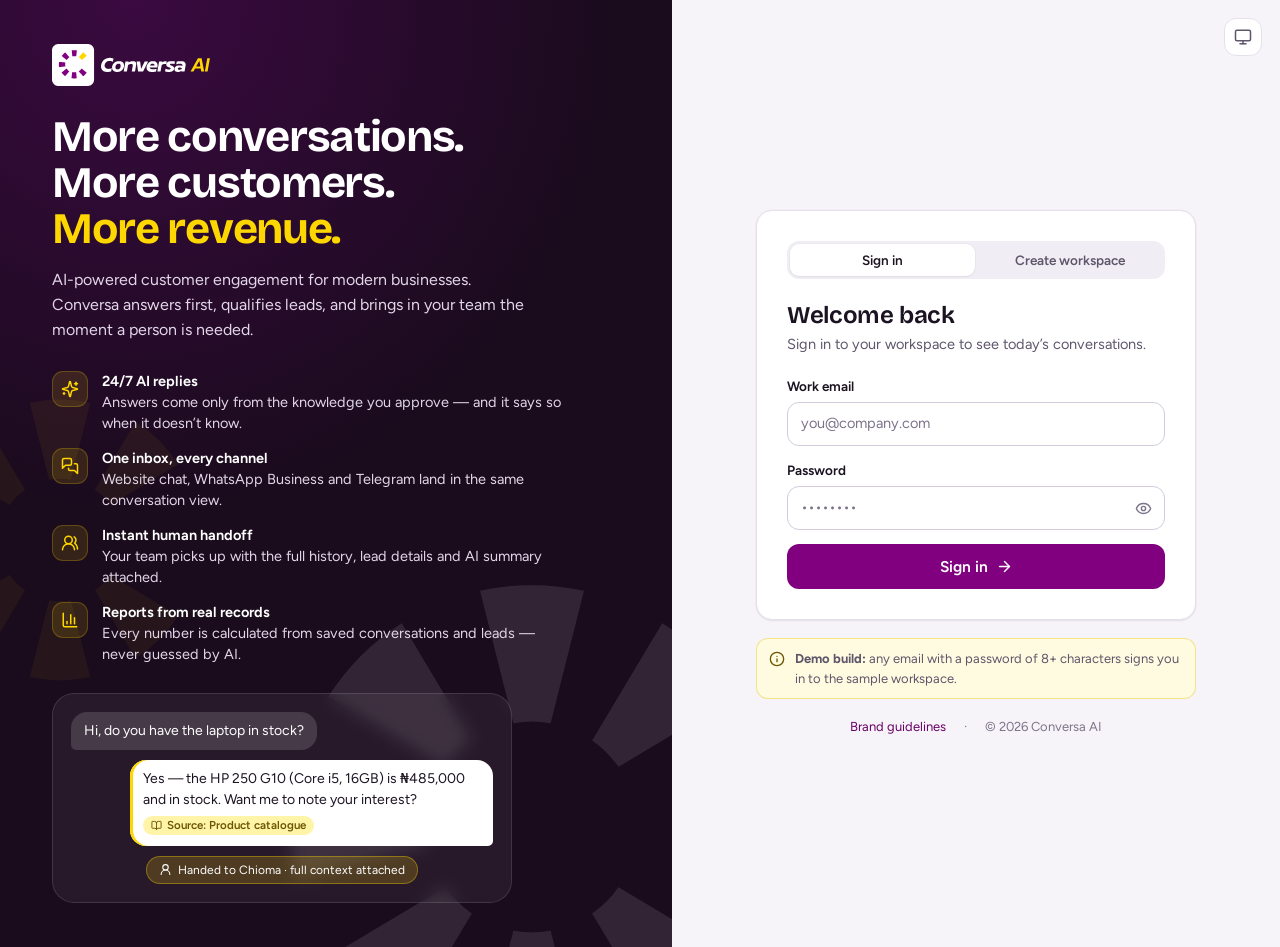
<file: index.html>
<!doctype html>
<html lang="en">
  <head>
    <script src="/demo-bridge.js"></script>

    <meta charset="UTF-8" />
    <meta name="viewport" content="width=device-width, initial-scale=1" />
    <meta name="theme-color" content="#81007F" />
    <title>Conversa AI — customer conversations that convert</title>
    <meta name="description" content="Conversa AI answers customer questions on WhatsApp and your website, qualifies leads, and hands over to your team when it matters." />
    <link rel="icon" type="image/svg+xml" href="/favicon.svg" />
    <link rel="apple-touch-icon" href="/apple-touch-icon.png" />
    <script>try{var t=localStorage.getItem('conversa-theme');if(t==='dark'||(t!=='light'&&matchMedia('(prefers-color-scheme: dark)').matches))document.documentElement.dataset.theme='dark'}catch(e){}</script>
    <script type="module" crossorigin src="/assets/index-BsIZYzfA.js"></script>
    <link rel="stylesheet" crossorigin href="/assets/index-Cfg330Ka.css">
  </head>
  <body><div id="root"></div></body>
</html>
</file>
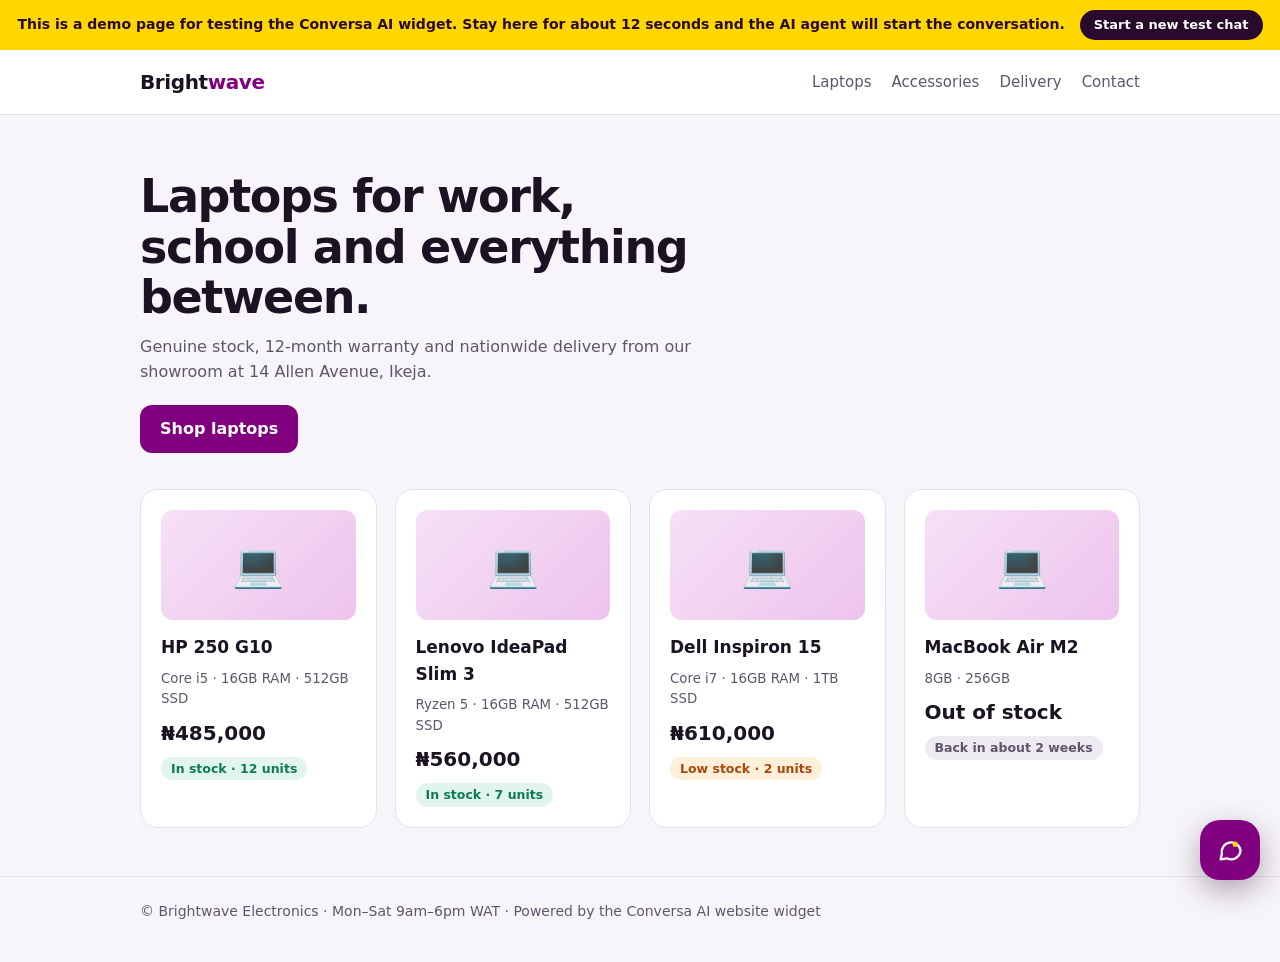
<file: widget-demo.html>
<!doctype html>
<html lang="en">
<head>
<meta charset="utf-8">
<meta name="viewport" content="width=device-width, initial-scale=1">
<title>Brightwave Electronics — Laptops (widget demo)</title>
<script>if(!location.search)history.replaceState(null,'','?page=/laptops');</script>
<style>
  :root{--ink:#1b1322;--mute:#5e566b;--line:#e6e0ec;--bg:#f7f5f9;--brand:#81007f}
  *{box-sizing:border-box}
  body{margin:0;font:16px/1.55 system-ui,-apple-system,"Segoe UI",Roboto,sans-serif;color:var(--ink);background:var(--bg)}
  .demo{background:#fed700;color:#2a0a2c;text-align:center;padding:10px 16px;font-weight:600;font-size:14px}
  header{background:#fff;border-bottom:1px solid var(--line)}
  .wrap{max-width:1040px;margin:0 auto;padding:0 20px}
  .bar{display:flex;align-items:center;gap:24px;height:64px}
  .logo{font-weight:800;font-size:20px;letter-spacing:-.02em}.logo b{color:var(--brand)}
  nav{display:flex;gap:20px;margin-left:auto;font-size:15px;color:var(--mute)}
  .hero{padding:56px 0 36px}
  .hero h1{font-size:clamp(30px,5vw,46px);line-height:1.1;margin:0 0 12px;letter-spacing:-.03em;max-width:18ch}
  .hero p{color:var(--mute);max-width:56ch;margin:0 0 20px}
  .btn{display:inline-block;background:var(--brand);color:#fff;padding:12px 20px;border-radius:12px;font-weight:600;text-decoration:none}
  .grid{display:grid;grid-template-columns:repeat(auto-fill,minmax(230px,1fr));gap:18px;padding-bottom:48px}
  .card{background:#fff;border:1px solid var(--line);border-radius:18px;padding:20px;display:flex;flex-direction:column;gap:8px}
  .shot{height:110px;border-radius:12px;background:linear-gradient(135deg,#f6e1f6,#edc3ed);display:grid;place-items:center;font-size:42px}
  .card h3{margin:6px 0 0;font-size:17px}.card small{color:var(--mute)}
  .price{font-size:20px;font-weight:700}
  .tag{align-self:flex-start;font-size:12.5px;font-weight:600;padding:2px 10px;border-radius:99px;background:#e2f5ec;color:#0f7b55}
  .tag.low{background:#fdefd9;color:#a8480a}.tag.out{background:#eeeaf1;color:#5e566b}
  footer{border-top:1px solid var(--line);padding:24px 0 40px;color:var(--mute);font-size:14px}
  .demo button{margin-left:10px;background:#2a0a2c;color:#fff;border:0;border-radius:999px;padding:5px 14px;font:inherit;font-size:13px;cursor:pointer}.demo button:hover{background:#4a1a4d}
</style>
</head>
<body>
<div class="demo">This is a demo page for testing the Conversa AI widget. Stay here for about 12 seconds and the AI agent will start the conversation. <button id="newchat" type="button">Start a new test chat</button></div>
<header><div class="wrap bar"><div class="logo">Bright<b>wave</b></div><nav><span>Laptops</span><span>Accessories</span><span>Delivery</span><span>Contact</span></nav></div></header>
<main class="wrap">
  <section class="hero">
    <h1>Laptops for work, school and everything between.</h1>
    <p>Genuine stock, 12-month warranty and nationwide delivery from our showroom at 14 Allen Avenue, Ikeja.</p>
    <a class="btn" href="#laptops">Shop laptops</a>
  </section>
  <section class="grid" id="laptops" aria-label="Laptops">
    <article class="card"><div class="shot" aria-hidden="true">💻</div><h3>HP 250 G10</h3><small>Core i5 · 16GB RAM · 512GB SSD</small><div class="price">₦485,000</div><span class="tag">In stock · 12 units</span></article>
    <article class="card"><div class="shot" aria-hidden="true">💻</div><h3>Lenovo IdeaPad Slim 3</h3><small>Ryzen 5 · 16GB RAM · 512GB SSD</small><div class="price">₦560,000</div><span class="tag">In stock · 7 units</span></article>
    <article class="card"><div class="shot" aria-hidden="true">💻</div><h3>Dell Inspiron 15</h3><small>Core i7 · 16GB RAM · 1TB SSD</small><div class="price">₦610,000</div><span class="tag low">Low stock · 2 units</span></article>
    <article class="card"><div class="shot" aria-hidden="true">💻</div><h3>MacBook Air M2</h3><small>8GB · 256GB</small><div class="price">Out of stock</div><span class="tag out">Back in about 2 weeks</span></article>
  </section>
</main>
<footer><div class="wrap">© Brightwave Electronics · Mon–Sat 9am–6pm WAT · Powered by the Conversa AI website widget</div></footer>
<script src="/demo-bridge.js"></script>
<script>document.addEventListener('DOMContentLoaded',function(){var b=document.getElementById('newchat');if(b)b.onclick=function(){try{Object.keys(localStorage).filter(function(k){return k.indexOf('conversa_vid_')===0}).forEach(function(k){localStorage.removeItem(k)});Object.keys(sessionStorage).filter(function(k){return k.indexOf('conversa_pro_')===0}).forEach(function(k){sessionStorage.removeItem(k)})}catch(e){}location.reload()}})</script>
<script src="/widget.js" data-key="pk_bw_7f3a91c2" async></script>
</body>
</html>
</file>
<file: assets/index-Cfg330Ka.css>
@font-face{font-family:Bricolage Grotesque Variable;font-style:normal;font-display:swap;font-weight:200 800;src:url(/assets/bricolage-grotesque-vietnamese-wght-normal-BUzh504Q.woff2) format("woff2-variations");unicode-range:U+0102-0103,U+0110-0111,U+0128-0129,U+0168-0169,U+01A0-01A1,U+01AF-01B0,U+0300-0301,U+0303-0304,U+0308-0309,U+0323,U+0329,U+1EA0-1EF9,U+20AB}@font-face{font-family:Bricolage Grotesque Variable;font-style:normal;font-display:swap;font-weight:200 800;src:url(/assets/bricolage-grotesque-latin-ext-wght-normal-CcLUaPy7.woff2) format("woff2-variations");unicode-range:U+0100-02BA,U+02BD-02C5,U+02C7-02CC,U+02CE-02D7,U+02DD-02FF,U+0304,U+0308,U+0329,U+1D00-1DBF,U+1E00-1E9F,U+1EF2-1EFF,U+2020,U+20A0-20AB,U+20AD-20C0,U+2113,U+2C60-2C7F,U+A720-A7FF}@font-face{font-family:Bricolage Grotesque Variable;font-style:normal;font-display:swap;font-weight:200 800;src:url(/assets/bricolage-grotesque-latin-wght-normal-DLoelf7F.woff2) format("woff2-variations");unicode-range:U+0000-00FF,U+0131,U+0152-0153,U+02BB-02BC,U+02C6,U+02DA,U+02DC,U+0304,U+0308,U+0329,U+2000-206F,U+20AC,U+2122,U+2191,U+2193,U+2212,U+2215,U+FEFF,U+FFFD}@font-face{font-family:Figtree Variable;font-style:normal;font-display:swap;font-weight:300 900;src:url(/assets/figtree-latin-ext-wght-normal-DCwSJGxG.woff2) format("woff2-variations");unicode-range:U+0100-02BA,U+02BD-02C5,U+02C7-02CC,U+02CE-02D7,U+02DD-02FF,U+0304,U+0308,U+0329,U+1D00-1DBF,U+1E00-1E9F,U+1EF2-1EFF,U+2020,U+20A0-20AB,U+20AD-20C0,U+2113,U+2C60-2C7F,U+A720-A7FF}@font-face{font-family:Figtree Variable;font-style:normal;font-display:swap;font-weight:300 900;src:url(/assets/figtree-latin-wght-normal-D_ZTVpCC.woff2) format("woff2-variations");unicode-range:U+0000-00FF,U+0131,U+0152-0153,U+02BB-02BC,U+02C6,U+02DA,U+02DC,U+0304,U+0308,U+0329,U+2000-206F,U+20AC,U+2122,U+2191,U+2193,U+2212,U+2215,U+FEFF,U+FFFD}:root{--brand-50: #fbf2fb;--brand-100: #f6e1f6;--brand-200: #edc3ed;--brand-300: #de96dd;--brand-400: #c65ac4;--brand-500: #a31fa1;--brand-600: #81007f;--brand-700: #6a0068;--brand-800: #540052;--brand-900: #3e003d;--brand-950: #270026;--gold-50: #fffbe0;--gold-100: #fff4a8;--gold-200: #ffea6b;--gold-300: #ffdf33;--gold-400: #fed700;--gold-500: #e5bf00;--gold-600: #b89600;--gold-700: #8a7000;--gold-800: #5c4b00;--ink-0: #ffffff;--ink-25: #fbfafc;--ink-50: #f6f4f8;--ink-100: #eeeaf1;--ink-200: #e0dbe6;--ink-300: #c9c2d2;--ink-400: #a39baf;--ink-500: #7d748b;--ink-600: #5e566b;--ink-700: #463f52;--ink-800: #2e2838;--ink-900: #1b1322;--ink-950: #130c18;--bg: #f6f4f8;--surface: #ffffff;--surface-2: #faf8fb;--surface-3: #f1edf4;--surface-hover: #f6f1f8;--border: #e6e0ec;--border-strong: #d3cbdc;--text: #1b1322;--text-2: #5e566b;--text-3: #7d748b;--text-inverse: #ffffff;--primary: var(--brand-600);--primary-hover: var(--brand-700);--primary-press: var(--brand-800);--on-primary: #ffffff;--primary-soft: var(--brand-50);--primary-soft-2: var(--brand-100);--primary-text: var(--brand-700);--accent: var(--gold-400);--accent-soft: var(--gold-50);--on-accent: #2a0a2c;--accent-text: #6b5600;--rail: #1a0b1d;--rail-2: #28122d;--rail-3: #341a3a;--rail-text: #e2d6e8;--rail-dim: #a392ae;--rail-border: rgba(255, 255, 255, .08);--success: #0f7b55;--success-soft: #e2f5ec;--warning: #a8480a;--warning-soft: #fdefd9;--danger: #c2253f;--danger-soft: #fde8ec;--info: #2557d6;--info-soft: #e6edfd;--ch-whatsapp: #1b8f4c;--ch-whatsapp-soft: #e1f5e9;--ch-telegram: #1a86b8;--ch-telegram-soft: #e1f1f9;--ch-web: var(--brand-600);--ch-web-soft: var(--brand-50);--c1: #a526a3;--c2: #d99a00;--c3: #0690a8;--c4: #e0553f;--c5: #3a6bdb;--grid: #ece7f0;--axis: #8a8197;--font-display: "Bricolage Grotesque Variable", "Bricolage Grotesque", ui-sans-serif, system-ui, sans-serif;--font-ui: "Figtree Variable", "Figtree", ui-sans-serif, system-ui, -apple-system, "Segoe UI", Roboto, sans-serif;--r-xs: 6px;--r-sm: 9px;--r-md: 12px;--r-lg: 16px;--r-xl: 22px;--r-pill: 999px;--sh-1: 0 1px 2px rgba(38, 0, 38, .06), 0 0 0 1px rgba(38, 0, 38, .02);--sh-2: 0 8px 24px -8px rgba(38, 0, 38, .2);--sh-3: 0 28px 70px -16px rgba(38, 0, 38, .38);--focus: 0 0 0 3px rgba(129, 0, 127, .28);--ease: cubic-bezier(.2, .8, .2, 1);--rail-w: 252px;--topbar-h: 64px}:root[data-theme=dark]{color-scheme:dark;--bg: #130a16;--surface: #1c1122;--surface-2: #22152a;--surface-3: #2b1b34;--surface-hover: #2a1a33;--border: #35243f;--border-strong: #4a3556;--text: #f3edf6;--text-2: #c0b3ca;--text-3: #94869f;--primary: #a31fa1;--primary-hover: #b63bb3;--primary-press: #8d138b;--on-primary: #ffffff;--primary-soft: rgba(198, 90, 196, .14);--primary-soft-2: rgba(198, 90, 196, .24);--primary-text: #e3a5e1;--accent-soft: rgba(254, 215, 0, .12);--accent-text: #ffe566;--rail: #0f0712;--rail-2: #1a0e1e;--rail-3: #26142c;--success: #46c993;--success-soft: rgba(70, 201, 147, .14);--warning: #f0a35a;--warning-soft: rgba(240, 163, 90, .14);--danger: #ff7a90;--danger-soft: rgba(255, 122, 144, .14);--info: #8aa8ff;--info-soft: rgba(138, 168, 255, .14);--ch-whatsapp: #4fd68b;--ch-whatsapp-soft: rgba(79, 214, 139, .14);--ch-telegram: #5bc0ee;--ch-telegram-soft: rgba(91, 192, 238, .14);--ch-web: #e3a5e1;--ch-web-soft: rgba(198, 90, 196, .16);--c1: #c657c4;--c2: #d9a21a;--c3: #2aa6bf;--c4: #ee6f52;--c5: #6b90f0;--grid: #2f2039;--axis: #94869f;--sh-1: 0 1px 2px rgba(0, 0, 0, .4);--sh-2: 0 10px 30px -8px rgba(0, 0, 0, .55);--sh-3: 0 30px 80px -16px rgba(0, 0, 0, .7);--focus: 0 0 0 3px rgba(227, 165, 225, .4)}*,*:before,*:after{box-sizing:border-box}html{-webkit-text-size-adjust:100%}body{margin:0;font-family:var(--font-ui);font-size:14.5px;line-height:1.5;color:var(--text);background:var(--bg);-webkit-font-smoothing:antialiased;text-rendering:optimizeLegibility}h1,h2,h3,h4{font-family:var(--font-display);margin:0;letter-spacing:-.015em;line-height:1.2;font-weight:650}p{margin:0}a{color:var(--primary-text);text-decoration:none}a:hover{text-decoration:underline}button,input,select,textarea{font:inherit;color:inherit}button{cursor:pointer}:focus-visible{outline:none;box-shadow:var(--focus);border-radius:var(--r-sm)}::selection{background:var(--gold-200);color:#2a0a2c}.sr{position:absolute;width:1px;height:1px;overflow:hidden;clip:rect(0 0 0 0);white-space:nowrap}.muted{color:var(--text-2)}.faint{color:var(--text-3)}.num{font-variant-numeric:tabular-nums}.row{display:flex;align-items:center;gap:10px}.col{display:flex;flex-direction:column;gap:10px}.wrap{flex-wrap:wrap}.grow{flex:1;min-width:0}.right{margin-left:auto}.gap-sm{gap:6px}.gap-lg{gap:18px}.center{text-align:center}.trunc{overflow:hidden;text-overflow:ellipsis;white-space:nowrap}.only-sm{display:none}@keyframes spin{to{transform:rotate(360deg)}}@keyframes fade{0%{opacity:0}to{opacity:1}}@keyframes rise{0%{opacity:0;transform:translateY(8px) scale(.98)}to{opacity:1;transform:none}}@keyframes pulse{50%{opacity:.45}}@media (prefers-reduced-motion:reduce){*{animation-duration:.01ms!important;animation-iteration-count:1!important;transition-duration:.01ms!important}}.shell{display:grid;grid-template-columns:var(--rail-w) minmax(0,1fr);min-height:100vh}.rail{position:sticky;top:0;height:100vh;background:var(--rail);color:var(--rail-text);display:flex;flex-direction:column;padding:18px 14px 14px;overflow-y:auto;z-index:30}.rail .logo{padding:4px 8px 18px;display:block}.rail .logo img{height:38px;display:block}.nav-group{margin-top:14px}.nav-label{font-size:12px;color:var(--rail-dim);font-weight:600;padding:0 12px 6px;letter-spacing:.01em}.nav a{display:flex;align-items:center;gap:12px;padding:9px 12px;border-radius:var(--r-md);color:var(--rail-text);font-weight:520;position:relative;text-decoration:none;transition:background .15s}.nav a svg{flex:none;opacity:.82}.nav a:hover{background:var(--rail-2);text-decoration:none}.nav a.active{background:var(--rail-3);color:#fff;font-weight:620}.nav a.active svg{opacity:1;color:var(--gold-400)}.nav a.active:before{content:"";position:absolute;left:-14px;top:9px;bottom:9px;width:4px;border-radius:0 4px 4px 0;background:var(--gold-400)}.nav .count{margin-left:auto;background:var(--gold-400);color:#2a0a2c;font-size:11.5px;font-weight:700;border-radius:99px;padding:1px 7px;min-width:20px;text-align:center}.rail-foot{margin-top:auto;padding-top:16px;display:flex;flex-direction:column;gap:10px}.credit-mini{display:flex;align-items:center;gap:12px;padding:12px;border-radius:var(--r-lg);background:var(--rail-2);border:1px solid var(--rail-border);color:inherit;text-decoration:none!important}.credit-mini:hover{background:var(--rail-3)}.credit-mini b{display:block;color:#fff;font-size:13.5px}.credit-mini span{font-size:12px;color:var(--rail-dim)}.user-chip{display:flex;align-items:center;gap:10px;padding:8px;border-radius:var(--r-md);background:transparent;border:0;color:inherit;width:100%;text-align:left}.user-chip:hover{background:var(--rail-2)}.user-chip b{display:block;color:#fff;font-size:13.5px;line-height:1.2}.user-chip span{font-size:12px;color:var(--rail-dim);text-transform:capitalize}.main{min-width:0;display:flex;flex-direction:column}.topbar{position:sticky;top:0;z-index:20;height:var(--topbar-h);display:flex;align-items:center;gap:14px;padding:0 28px;background:color-mix(in srgb,var(--bg) 86%,transparent);-webkit-backdrop-filter:blur(14px);backdrop-filter:blur(14px);border-bottom:1px solid var(--border)}.topbar h1{font-size:22px;font-weight:680}.search{position:relative;max-width:360px;flex:1}.search svg{position:absolute;left:12px;top:50%;transform:translateY(-50%);color:var(--text-3)}.search input{width:100%;padding:9px 12px 9px 38px;border-radius:var(--r-pill);border:1px solid var(--border);background:var(--surface);outline:none}.search input:focus{border-color:var(--primary);box-shadow:var(--focus)}.page{padding:26px 28px 56px;max-width:1500px;width:100%}.page-head{display:flex;align-items:flex-end;gap:16px;margin-bottom:22px;flex-wrap:wrap}.page-head h2{font-size:26px}.page-head p{color:var(--text-2);margin-top:4px;max-width:62ch}.icon-btn{width:38px;height:38px;border-radius:var(--r-md);border:1px solid var(--border);background:var(--surface);display:grid;place-items:center;color:var(--text-2);position:relative;transition:background .15s}.icon-btn:hover{background:var(--surface-3);color:var(--text)}.icon-btn .dot{position:absolute;top:7px;right:8px;width:9px;height:9px;border-radius:50%;background:var(--accent);border:2px solid var(--surface)}.menu-btn,.bottom-nav{display:none}.card{background:var(--surface);border:1px solid var(--border);border-radius:var(--r-lg);box-shadow:var(--sh-1)}.card-pad{padding:20px}.card-head{display:flex;align-items:center;gap:10px;padding:18px 20px 0}.card-head h3{font-size:16.5px}.card-head p{font-size:13px;color:var(--text-2)}.card-body{padding:16px 20px 20px}.grid{display:grid;gap:18px}.g2{grid-template-columns:repeat(2,minmax(0,1fr))}.g3{grid-template-columns:repeat(3,minmax(0,1fr))}.g4{grid-template-columns:repeat(4,minmax(0,1fr))}.g-main{grid-template-columns:minmax(0,2fr) minmax(0,1fr)}.btn{display:inline-flex;align-items:center;justify-content:center;gap:8px;padding:9px 16px;border-radius:var(--r-md);border:1px solid transparent;font-weight:620;background:var(--primary);color:var(--on-primary);transition:background .15s,transform .05s,box-shadow .15s;white-space:nowrap;text-decoration:none!important;line-height:1.25}.btn:hover{background:var(--primary-hover)}.btn:active{transform:translateY(1px);background:var(--primary-press)}.btn:disabled{opacity:.5;cursor:not-allowed;transform:none}.btn.secondary{background:var(--surface);color:var(--text);border-color:var(--border-strong)}.btn.secondary:hover{background:var(--surface-3)}.btn.ghost{background:transparent;color:var(--text-2)}.btn.ghost:hover{background:var(--surface-3);color:var(--text)}.btn.gold{background:var(--accent);color:var(--on-accent)}.btn.gold:hover{background:var(--gold-300)}.btn.danger{background:var(--danger);color:#fff}.btn.sm{padding:6px 11px;font-size:13px;border-radius:var(--r-sm)}.btn.lg{padding:12px 22px;font-size:15.5px}.btn.block{width:100%}.badge{display:inline-flex;align-items:center;gap:5px;padding:2px 9px;border-radius:var(--r-pill);font-size:12.5px;font-weight:620;background:var(--surface-3);color:var(--text-2);white-space:nowrap}.badge.ok{background:var(--success-soft);color:var(--success)}.badge.warn{background:var(--warning-soft);color:var(--warning)}.badge.err{background:var(--danger-soft);color:var(--danger)}.badge.info{background:var(--info-soft);color:var(--info)}.badge.brand{background:var(--primary-soft);color:var(--primary-text)}.badge.gold{background:var(--accent);color:var(--on-accent)}.badge .d{width:7px;height:7px;border-radius:50%;background:currentColor}.field{display:flex;flex-direction:column;gap:6px}.field>label,.label{font-weight:620;font-size:13.5px}.hint{font-size:12.5px;color:var(--text-3)}.err-text{font-size:12.5px;color:var(--danger);font-weight:560}.input,.select,.textarea{width:100%;padding:10px 13px;border-radius:var(--r-md);border:1px solid var(--border-strong);background:var(--surface);outline:none;transition:border-color .15s,box-shadow .15s}.input:focus,.select:focus,.textarea:focus{border-color:var(--primary);box-shadow:var(--focus)}.textarea{resize:vertical;min-height:84px;line-height:1.5}.input::placeholder,.textarea::placeholder{color:var(--text-3)}.select{-webkit-appearance:none;-moz-appearance:none;appearance:none;background-image:url("data:image/svg+xml,%3Csvg xmlns='http://www.w3.org/2000/svg' width='14' height='14' viewBox='0 0 24 24' fill='none' stroke='%237d748b' stroke-width='2.5' stroke-linecap='round' stroke-linejoin='round'%3E%3Cpath d='m6 9 6 6 6-6'/%3E%3C/svg%3E");background-repeat:no-repeat;background-position:right 12px center;padding-right:34px}.input.sm,.select.sm{padding:6px 10px;font-size:13.5px;border-radius:var(--r-sm)}.toggle{position:relative;width:42px;height:24px;flex:none;border-radius:99px;background:var(--border-strong);border:0;padding:0;transition:background .2s}.toggle:after{content:"";position:absolute;top:3px;left:3px;width:18px;height:18px;border-radius:50%;background:#fff;transition:transform .2s var(--ease);box-shadow:0 1px 3px #0000004d}.toggle[aria-checked=true]{background:var(--primary)}.toggle[aria-checked=true]:after{transform:translate(18px)}.tabs{display:flex;gap:4px;border-bottom:1px solid var(--border);margin-bottom:18px;overflow-x:auto}.tab{padding:10px 14px;border:0;background:transparent;font-weight:600;color:var(--text-2);border-bottom:2.5px solid transparent;margin-bottom:-1px;white-space:nowrap}.tab:hover{color:var(--text)}.tab[aria-selected=true]{color:var(--primary-text);border-color:var(--primary)}.seg{display:inline-flex;background:var(--surface-3);border-radius:var(--r-md);padding:3px;gap:2px}.seg button{border:0;background:transparent;padding:6px 13px;border-radius:var(--r-sm);font-weight:600;color:var(--text-2);font-size:13.5px}.seg button[aria-pressed=true]{background:var(--surface);color:var(--text);box-shadow:var(--sh-1)}.avatar{width:34px;height:34px;border-radius:50%;display:grid;place-items:center;color:#fff;font-weight:700;font-size:13px;flex:none;font-family:var(--font-display);letter-spacing:.01em}.avatar.sm{width:26px;height:26px;font-size:11px}.avatar.lg{width:56px;height:56px;font-size:20px}.chan{display:inline-grid;place-items:center;width:26px;height:26px;border-radius:8px;flex:none}.chan.whatsapp{background:var(--ch-whatsapp-soft);color:var(--ch-whatsapp)}.chan.telegram{background:var(--ch-telegram-soft);color:var(--ch-telegram)}.chan.website{background:var(--ch-web-soft);color:var(--ch-web)}.chan.lg{width:44px;height:44px;border-radius:13px}table.tbl{width:100%;border-collapse:collapse}.tbl th{text-align:left;font-size:12.5px;font-weight:620;color:var(--text-3);padding:10px 16px;border-bottom:1px solid var(--border);background:var(--surface-2);white-space:nowrap}.tbl td{padding:12px 16px;border-bottom:1px solid var(--border);vertical-align:middle}.tbl tr:last-child td{border-bottom:0}.tbl tbody tr{transition:background .12s}.tbl tbody tr.click{cursor:pointer}.tbl tbody tr.click:hover{background:var(--surface-hover)}.tbl-wrap{overflow-x:auto;border-radius:var(--r-lg)}.empty{display:flex;flex-direction:column;align-items:center;text-align:center;gap:10px;padding:44px 24px;color:var(--text-2)}.empty h4{font-size:17px;color:var(--text)}.empty p{max-width:42ch}.skel{background:linear-gradient(90deg,var(--surface-3),var(--surface-2),var(--surface-3));background-size:200% 100%;animation:sk 1.3s infinite linear;border-radius:var(--r-sm)}@keyframes sk{to{background-position:-200% 0}}.banner{display:flex;gap:12px;align-items:center;padding:12px 16px;border-radius:var(--r-md);border:1px solid;font-size:14px}.banner b{font-weight:650}.banner.warn{background:var(--warning-soft);border-color:color-mix(in srgb,var(--warning) 30%,transparent);color:var(--text)}.banner.warn>svg{color:var(--warning)}.banner.err{background:var(--danger-soft);border-color:color-mix(in srgb,var(--danger) 30%,transparent)}.banner.err>svg{color:var(--danger)}.banner.info{background:var(--info-soft);border-color:color-mix(in srgb,var(--info) 25%,transparent)}.banner.info>svg{color:var(--info)}.banner.ok{background:var(--success-soft);border-color:color-mix(in srgb,var(--success) 25%,transparent)}.banner.ok>svg{color:var(--success)}.kbd{font:600 11.5px var(--font-ui);padding:1px 6px;border-radius:5px;border:1px solid var(--border-strong);background:var(--surface-2);color:var(--text-2)}code,.code{font-family:ui-monospace,SFMono-Regular,Menlo,Consolas,monospace;font-size:13px}.codebox{background:var(--rail);color:#efe6f3;border-radius:var(--r-md);padding:14px 96px 14px 16px;overflow-x:auto;line-height:1.6;position:relative;white-space:pre-wrap;overflow-wrap:anywhere}.codebox .cp{position:absolute;top:8px;right:8px}.divider{height:1px;background:var(--border);margin:6px 0}.tip{position:relative;display:inline-grid;place-items:center;color:var(--text-3);cursor:help}.tip:hover:after,.tip:focus:after{content:attr(data-tip);position:absolute;bottom:calc(100% + 8px);left:50%;transform:translate(-50%);width:max-content;max-width:260px;padding:8px 11px;border-radius:var(--r-sm);background:var(--ink-900);color:#fff;font-size:12.5px;line-height:1.4;font-weight:500;z-index:60;box-shadow:var(--sh-2);text-align:left;white-space:normal}.overlay{position:fixed;top:0;right:0;bottom:0;left:0;background:#1306168c;-webkit-backdrop-filter:blur(3px);backdrop-filter:blur(3px);z-index:80;display:grid;place-items:center;padding:20px;animation:fade .15s}.modal{background:var(--surface);border-radius:var(--r-xl);width:100%;max-width:560px;max-height:calc(100vh - 40px);overflow:auto;box-shadow:var(--sh-3);animation:rise .22s var(--ease)}.modal.lg{max-width:760px}.modal.xl{max-width:980px}.modal-head{display:flex;align-items:flex-start;gap:12px;padding:22px 24px 6px}.modal-head h3{font-size:20px}.modal-head p{color:var(--text-2);margin-top:4px}.modal-body{padding:14px 24px 8px}.modal-foot{display:flex;gap:10px;justify-content:flex-end;padding:16px 24px 22px;flex-wrap:wrap}.drawer{position:fixed;top:0;right:0;bottom:0;width:min(480px,100vw);background:var(--surface);z-index:80;box-shadow:var(--sh-3);display:flex;flex-direction:column;animation:slide .25s var(--ease)}@keyframes slide{0%{transform:translate(40px);opacity:0}to{transform:none;opacity:1}}.drawer-head{padding:20px 22px;border-bottom:1px solid var(--border);display:flex;gap:12px;align-items:center}.drawer-body{padding:20px 22px;overflow-y:auto;flex:1}.toasts{position:fixed;bottom:22px;right:22px;display:flex;flex-direction:column;gap:10px;z-index:120}.toast{display:flex;gap:10px;align-items:flex-start;background:var(--ink-900);color:#fff;padding:12px 16px;border-radius:var(--r-md);box-shadow:var(--sh-3);min-width:260px;max-width:380px;animation:rise .25s var(--ease)}.toast svg{flex:none;margin-top:2px}.toast.ok svg{color:#6be3a8}.toast.err svg{color:#ff8da0}.toast.info svg{color:var(--gold-400)}.popover{position:absolute;right:0;top:calc(100% + 8px);width:min(380px,92vw);background:var(--surface);border:1px solid var(--border);border-radius:var(--r-lg);box-shadow:var(--sh-3);z-index:70;overflow:hidden;animation:rise .18s var(--ease)}.menu{position:absolute;min-width:200px;background:var(--surface);border:1px solid var(--border);border-radius:var(--r-md);box-shadow:var(--sh-3);padding:6px;z-index:70;animation:rise .15s var(--ease)}.menu button{display:flex;gap:10px;align-items:center;width:100%;border:0;background:transparent;padding:8px 10px;border-radius:var(--r-sm);text-align:left;font-weight:520}.menu button:hover{background:var(--surface-3)}.kpi{padding:18px 20px;display:flex;flex-direction:column;gap:6px;position:relative}.kpi .k-label{display:flex;align-items:center;gap:8px;color:var(--text-2);font-weight:600;font-size:13.5px}.kpi .k-val{font-family:var(--font-display);font-size:34px;font-weight:700;letter-spacing:-.03em;line-height:1.1;font-variant-numeric:tabular-nums}.kpi .k-sub{font-size:12.5px;color:var(--text-3)}.delta{display:inline-flex;align-items:center;gap:3px;font-weight:650;font-size:12.5px}.delta.up{color:var(--success)}.delta.down{color:var(--danger)}.delta.flat{color:var(--text-3)}.k-ico{width:30px;height:30px;border-radius:9px;display:grid;place-items:center;background:var(--primary-soft);color:var(--primary-text)}.chart{position:relative;width:100%}.chart svg{display:block;width:100%;height:auto;overflow:visible}.chart text{font-family:var(--font-ui);fill:var(--axis);font-size:11.5px}.legend{display:flex;gap:16px;flex-wrap:wrap;font-size:13px;color:var(--text-2)}.legend i{display:inline-block;width:10px;height:10px;border-radius:3px;margin-right:6px;vertical-align:-1px}.tt{position:absolute;pointer-events:none;background:var(--ink-900);color:#fff;border-radius:var(--r-sm);padding:8px 11px;font-size:12.5px;box-shadow:var(--sh-2);z-index:10;transform:translate(-50%,-100%);white-space:nowrap;line-height:1.5}.tt b{font-weight:650}.tt i{display:inline-block;width:8px;height:8px;border-radius:2px;margin-right:6px}.bar-row{display:grid;grid-template-columns:110px 1fr 56px;align-items:center;gap:12px;font-size:13.5px}.bar-track{height:10px;background:var(--surface-3);border-radius:99px;overflow:hidden}.bar-fill{height:100%;border-radius:99px}.health{display:flex;align-items:center;gap:12px;padding:12px 0;border-bottom:1px solid var(--border)}.health:last-child{border-bottom:0}.pulse{width:9px;height:9px;border-radius:50%;background:var(--success);position:relative}.pulse:after{content:"";position:absolute;top:-4px;right:-4px;bottom:-4px;left:-4px;border-radius:50%;border:2px solid var(--success);opacity:.4;animation:pulse 2s infinite}.pulse.off{background:var(--text-3)}.pulse.off:after{display:none}.pulse.warn{background:var(--warning)}.pulse.warn:after{border-color:var(--warning)}.pulse.err{background:var(--danger)}.pulse.err:after{border-color:var(--danger)}.q-item{display:flex;gap:12px;align-items:center;padding:12px 0;border-bottom:1px solid var(--border);color:inherit;text-decoration:none!important}.q-item:last-child{border-bottom:0}.q-item:hover{background:var(--surface-hover);margin:0 -20px;padding-left:20px;padding-right:20px}.funnel-row{display:grid;grid-template-columns:120px 1fr 48px;gap:12px;align-items:center;margin:8px 0}.funnel-bar{height:34px;border-radius:8px;background:var(--brand-600);color:#fff;display:flex;align-items:center;padding-left:12px;font-weight:650;font-size:13px;min-width:44px;transition:width .6s var(--ease)}.inbox{display:grid;grid-template-columns:344px minmax(0,1fr) 316px;height:calc(100vh - var(--topbar-h));border-top:0}.inbox>section{min-width:0;background:var(--surface);border-right:1px solid var(--border);display:flex;flex-direction:column;min-height:0}.in-list-head{padding:14px 14px 10px;display:flex;flex-direction:column;gap:10px;border-bottom:1px solid var(--border)}.in-views{display:flex;gap:6px;overflow-x:auto;padding-bottom:2px}.chip{border:1px solid var(--border);background:var(--surface);border-radius:99px;padding:4px 11px;font-size:13px;font-weight:600;color:var(--text-2);white-space:nowrap;display:inline-flex;gap:6px;align-items:center}.chip:hover{background:var(--surface-3)}.chip[aria-pressed=true]{background:var(--primary);color:var(--on-primary);border-color:var(--primary)}.chip small{font-size:11.5px;opacity:.8}.in-items{overflow-y:auto;flex:1}.cv{display:flex;gap:11px;padding:13px 14px;border-bottom:1px solid var(--border);cursor:pointer;position:relative;color:inherit;text-decoration:none!important;align-items:flex-start}.cv:hover{background:var(--surface-hover)}.cv.active{background:var(--primary-soft)}.cv.active:before{content:"";position:absolute;left:0;top:0;bottom:0;width:3px;background:var(--primary)}.cv .nm{font-weight:650;display:flex;gap:6px;align-items:center}.cv .pv{color:var(--text-2);font-size:13.5px;display:-webkit-box;-webkit-line-clamp:2;-webkit-box-orient:vertical;overflow:hidden;margin-top:2px}.cv .tm{font-size:12px;color:var(--text-3);white-space:nowrap}.cv.unread .nm{color:var(--text)}.cv .ub{background:var(--accent);color:var(--on-accent);border-radius:99px;font-size:11.5px;font-weight:700;padding:0 7px;min-width:20px;text-align:center}.pri{width:8px;height:8px;border-radius:50%;flex:none}.pri.urgent{background:var(--danger)}.pri.high{background:var(--c4)}.pri.normal{display:none}.pri.low{background:var(--ink-300)}.thread-head{padding:14px 20px;border-bottom:1px solid var(--border);display:flex;align-items:center;gap:12px;flex-wrap:wrap}.owner-pill{display:inline-flex;align-items:center;gap:7px;padding:4px 11px 4px 8px;border-radius:99px;font-weight:650;font-size:13px}.owner-pill.ai{background:var(--accent-soft);color:var(--accent-text);box-shadow:inset 0 0 0 1px color-mix(in srgb,var(--gold-500) 45%,transparent)}.owner-pill.human{background:var(--primary-soft);color:var(--primary-text)}.owner-pill.queue{background:var(--warning-soft);color:var(--warning)}.msgs{flex:1;overflow-y:auto;padding:22px 24px;display:flex;flex-direction:column;gap:12px;background:var(--surface-2)}.m{display:flex;flex-direction:column;max-width:72%;gap:3px}.m.cust{align-self:flex-start}.m.team{align-self:flex-end;align-items:flex-end}.m .bub{padding:10px 14px;border-radius:18px;line-height:1.5;white-space:pre-wrap;word-wrap:break-word}.m.cust .bub{background:var(--surface);border:1px solid var(--border);border-bottom-left-radius:6px}.m.team.ai .bub{background:var(--surface);border:1px solid color-mix(in srgb,var(--gold-500) 55%,var(--border));border-bottom-right-radius:6px;box-shadow:inset 3px 0 0 var(--accent)}.m.team.agent .bub{background:var(--primary);color:var(--on-primary);border-bottom-right-radius:6px}.m .by{font-size:12px;color:var(--text-3);display:flex;gap:6px;align-items:center;font-weight:560}.m .src{display:flex;gap:6px;flex-wrap:wrap}.m .src span{font-size:12px;padding:2px 8px;border-radius:99px;background:var(--surface-3);color:var(--text-2);display:inline-flex;gap:5px;align-items:center}.sysmsg{align-self:center;font-size:12.5px;color:var(--text-2);background:var(--surface-3);padding:5px 13px;border-radius:99px;max-width:84%;text-align:center}.note{align-self:flex-end;max-width:72%;background:var(--accent-soft);border:1px dashed color-mix(in srgb,var(--gold-600) 55%,transparent);border-radius:14px;padding:10px 14px;font-size:14px}.note .by{font-size:12px;font-weight:650;color:var(--accent-text);display:flex;gap:6px;align-items:center;margin-bottom:2px}.composer{border-top:1px solid var(--border);padding:12px 16px 14px;background:var(--surface)}.composer textarea{border:0;outline:none;width:100%;resize:none;min-height:46px;max-height:140px;background:transparent;padding:6px 4px}.composer .box{border:1px solid var(--border-strong);border-radius:var(--r-lg);padding:8px 10px;transition:border-color .15s,box-shadow .15s}.composer .box:focus-within{border-color:var(--primary);box-shadow:var(--focus)}.composer .box.note-mode{background:var(--accent-soft);border-color:var(--gold-500)}.ai-banner{display:flex;gap:12px;align-items:center;padding:10px 16px;background:var(--accent-soft);border-top:1px solid color-mix(in srgb,var(--gold-500) 40%,transparent);font-size:13.5px}.ctx{overflow-y:auto}.ctx-sec{padding:18px;border-bottom:1px solid var(--border)}.ctx-sec h4{font-size:13.5px;margin-bottom:10px;color:var(--text-2);font-family:var(--font-ui);font-weight:650}.kv{display:grid;grid-template-columns:92px 1fr;gap:8px;font-size:13.5px;margin:6px 0}.kv dt{color:var(--text-3)}.kv dd{margin:0;word-break:break-word}.typing{display:flex;gap:4px;padding:12px 14px;background:var(--surface);border:1px solid var(--border);border-radius:18px 18px 6px;width:fit-content;align-self:flex-end}.typing i{width:7px;height:7px;border-radius:50%;background:var(--accent);animation:bn 1s infinite}.typing i:nth-child(2){animation-delay:.15s}.typing i:nth-child(3){animation-delay:.3s}@keyframes bn{50%{transform:translateY(-4px);background:var(--primary)}}.board{display:grid;grid-template-columns:repeat(5,minmax(240px,1fr));gap:14px;overflow-x:auto;padding-bottom:10px;align-items:start}.lane{background:var(--surface-3);border-radius:var(--r-lg);padding:10px;min-height:220px;transition:background .15s,box-shadow .15s}.lane.over{background:var(--primary-soft-2);box-shadow:inset 0 0 0 2px var(--primary)}.lane-h{display:flex;align-items:center;gap:8px;padding:6px 6px 10px;font-weight:650}.lane-h .badge{margin-left:auto}.lead{background:var(--surface);border:1px solid var(--border);border-radius:var(--r-md);padding:12px 13px;margin-bottom:9px;cursor:grab;box-shadow:var(--sh-1);display:flex;flex-direction:column;gap:7px}.lead:hover{border-color:var(--border-strong)}.lead:active{cursor:grabbing}.score{font-weight:700;font-size:12px;border-radius:99px;padding:1px 8px}.score.hi{background:var(--success-soft);color:var(--success)}.score.mid{background:var(--warning-soft);color:var(--warning)}.score.lo{background:var(--surface-3);color:var(--text-2)}.src-card{display:flex;gap:14px;align-items:center;padding:16px 18px;border-bottom:1px solid var(--border)}.src-card:last-child{border-bottom:0}.ch-card{padding:18px;display:flex;flex-direction:column;gap:14px;cursor:pointer;transition:box-shadow .2s,border-color .2s;text-align:left;width:100%}.ch-card:hover{box-shadow:var(--sh-2)}.ch-card[aria-pressed=true]{border-color:var(--primary);box-shadow:0 0 0 1px var(--primary),var(--sh-2)}.steps{display:flex;flex-direction:column;gap:0}.step{display:grid;grid-template-columns:34px 1fr;gap:14px;padding-bottom:22px;position:relative}.step:not(:last-child):before{content:"";position:absolute;left:16px;top:34px;bottom:2px;width:2px;background:var(--border)}.step .n{width:34px;height:34px;border-radius:50%;display:grid;place-items:center;font-weight:700;font-family:var(--font-display);background:var(--surface-3);color:var(--text-2);z-index:1}.step.done .n{background:var(--success);color:#fff}.step.active .n{background:var(--primary);color:#fff;box-shadow:0 0 0 5px var(--primary-soft-2)}.plan{display:flex;flex-direction:column;gap:14px;padding:22px;position:relative}.plan.rec{border:2px solid var(--primary);box-shadow:var(--sh-2)}.plan .price{font-family:var(--font-display);font-size:30px;font-weight:700;letter-spacing:-.03em}.plan ul{list-style:none;padding:0;margin:0;display:flex;flex-direction:column;gap:8px;font-size:14px}.plan li{display:flex;gap:9px;align-items:flex-start}.plan li svg{color:var(--success);flex:none;margin-top:3px}.plan .tag{position:absolute;top:-12px;left:20px}.meter-bar{height:12px;border-radius:99px;background:var(--surface-3);overflow:hidden}.meter-bar>i{display:block;height:100%;border-radius:99px;background:var(--primary);transition:width .6s var(--ease)}.meter-bar.warn>i{background:var(--warning)}.meter-bar.err>i{background:var(--danger)}.matrix td,.matrix th{text-align:center}.matrix td:first-child,.matrix th:first-child{text-align:left}.sw{border-radius:var(--r-md);padding:14px;display:flex;flex-direction:column;justify-content:flex-end;min-height:118px;font-size:13px;position:relative;border:1px solid var(--border)}.sw b{font-family:var(--font-display);font-size:15.5px}.sw code{opacity:.85}.hero-auth{display:grid;grid-template-columns:minmax(0,1.05fr) minmax(0,.95fr);min-height:100vh}.auth-brand{background:radial-gradient(120% 90% at 20% 0%,#3a0a40 0%,var(--rail) 60%);color:#fff;padding:44px 52px;display:flex;flex-direction:column;position:relative;overflow:hidden}.auth-form{display:flex;align-items:center;justify-content:center;padding:36px;background:var(--bg)}.auth-form .card{width:100%;max-width:440px;padding:32px}.proactive-demo{position:relative}@media (max-width:1280px){.inbox{grid-template-columns:320px minmax(0,1fr)}.inbox .ctx{display:none}.g4{grid-template-columns:repeat(2,minmax(0,1fr))}}@media (max-width:1100px){:root{--rail-w:76px}.rail{padding:16px 10px;align-items:center}.rail .logo img.full{display:none}.rail .logo img.mini{display:block!important}.nav a span,.nav-label,.credit-mini div,.user-chip div,.nav .count{display:none}.nav a{justify-content:center;padding:11px}.nav a.active:before{left:-10px}.credit-mini{padding:8px;justify-content:center}.user-chip{justify-content:center}.g-main{grid-template-columns:1fr}.g3{grid-template-columns:repeat(2,minmax(0,1fr))}}@media (max-width:820px){.shell{grid-template-columns:minmax(0,1fr)}.rail{display:none}.topbar{padding:0 16px}.page{padding:18px 16px 96px}.page-head h2{font-size:22px}.menu-btn{display:grid}.search{display:none}.g2,.g3,.g4,.g-main{grid-template-columns:minmax(0,1fr)}.hide-sm{display:none!important}.only-sm{display:initial}.bottom-nav{display:grid;grid-template-columns:repeat(4,1fr);position:fixed;bottom:0;left:0;right:0;background:var(--surface);border-top:1px solid var(--border);z-index:40;padding:6px 6px calc(6px + env(safe-area-inset-bottom))}.bottom-nav a{display:flex;flex-direction:column;align-items:center;gap:2px;padding:6px 0;font-size:11.5px;font-weight:620;color:var(--text-3);border-radius:var(--r-md);text-decoration:none!important;position:relative}.bottom-nav a.active{color:var(--primary-text)}.bottom-nav a.active svg{color:var(--primary)}.inbox{grid-template-columns:1fr;height:calc(100vh - var(--topbar-h) - 64px)}.inbox.thread-open .in-list{display:none}.inbox:not(.thread-open) .in-thread{display:none}.m{max-width:88%}.msgs{padding:16px 14px}.hero-auth{grid-template-columns:1fr}.auth-brand{display:none}.board{grid-template-columns:repeat(5,82vw)}.bar-row{grid-template-columns:84px 1fr 44px}.kpi .k-val{font-size:30px}.modal{border-radius:var(--r-xl) var(--r-xl) 0 0;align-self:end}.overlay{padding:0;place-items:end center}.toasts{left:16px;right:16px;bottom:84px}}.mobile-sheet{position:fixed;top:0;right:0;bottom:0;left:0;z-index:90;background:#1306168c;animation:fade .15s}.mobile-sheet nav{position:absolute;bottom:0;left:0;right:0;background:var(--surface);border-radius:var(--r-xl) var(--r-xl) 0 0;padding:14px 12px 24px;max-height:80vh;overflow:auto;animation:rise .25s var(--ease)}.mobile-sheet nav a{display:flex;gap:14px;padding:13px 14px;border-radius:var(--r-md);color:var(--text);font-weight:600;text-decoration:none!important}.mobile-sheet nav a.active{background:var(--primary-soft);color:var(--primary-text)}@media print{.rail,.topbar,.bottom-nav,.no-print{display:none!important}.shell{display:block}.page{padding:0;max-width:none}body{background:#fff}}@keyframes petalSpin{0%{fill:var(--gold-400)}18%{fill:var(--gold-400)}38%{fill:var(--primary)}to{fill:var(--primary)}}.petal-spin{fill:var(--primary)}.eyebrow{font-weight:650;font-size:13px;color:var(--primary-text)}.demo-bar{display:flex;align-items:center;gap:14px;padding:7px 28px;background:var(--plum-900,#2a0a2c);color:#fff;font-size:13px;flex-wrap:wrap}.demo-bar b{color:#fed700}.demo-bar .sp{flex:1}.demo-bar a{color:#fed700;text-decoration:none;font-weight:600}.demo-bar a:hover{text-decoration:underline}.demo-bar button{background:transparent;border:1px solid rgba(255,255,255,.35);color:#fff;border-radius:999px;padding:3px 12px;font:inherit;font-size:12px;cursor:pointer}.demo-bar button:hover{background:#ffffff1f}@media (max-width:900px){.demo-bar{padding:7px 16px;font-size:12px}}.user-row{display:flex;align-items:center;gap:4px}.user-row .user-chip{flex:1;min-width:0;text-decoration:none}.user-out{flex:none;display:grid;place-items:center;width:34px;height:34px;border-radius:var(--r-md);border:0;background:transparent;color:var(--rail-dim);cursor:pointer}.user-out:hover{background:var(--rail-2);color:#fff}@media (max-width:1100px){.user-row{flex-direction:column}}.pf-sys{display:flex;align-items:center;gap:12px;padding:10px 0;border-bottom:1px solid var(--border)}.pf-sys:last-child{border:0}.au-hero{position:relative;z-index:1;display:flex;flex-direction:column;height:100%;gap:28px}.au-motif{position:absolute;right:-170px;bottom:-190px;opacity:.1;pointer-events:none;z-index:0}.au-motif2{position:absolute;left:-120px;top:38%;opacity:.05;pointer-events:none;z-index:0}.au-hero h1{font-size:clamp(34px,3.4vw,52px);line-height:1.06;letter-spacing:-.03em;font-weight:700;max-width:15ch;color:#fff}.au-hero h1 em{font-style:normal;color:var(--gold-400)}.au-lead{color:var(--rail-text);max-width:48ch;font-size:16px;line-height:1.55}.au-props{list-style:none;margin:0;padding:0;display:grid;gap:14px;max-width:520px}.au-props li{display:grid;grid-template-columns:36px 1fr;gap:14px;align-items:start;color:var(--rail-text);line-height:1.45}.au-props b{display:block;color:#fff;font-weight:650}.au-props .ic{width:36px;height:36px;border-radius:11px;background:#fed7001f;color:var(--gold-400);display:grid;place-items:center;border:1px solid rgba(254,215,0,.22)}.au-story{margin-top:auto;max-width:460px;background:#ffffff0f;border:1px solid rgba(255,255,255,.12);border-radius:var(--r-xl);padding:18px;-webkit-backdrop-filter:blur(8px);backdrop-filter:blur(8px);display:flex;flex-direction:column;gap:10px}.au-story .b{padding:9px 13px;border-radius:16px;font-size:14px;line-height:1.45;max-width:86%}.au-story .c{background:#ffffff24;color:#fff;border-bottom-left-radius:5px;align-self:flex-start}.au-story .a{background:#fff;color:#1b1322;border-bottom-right-radius:5px;align-self:flex-end;box-shadow:inset 3px 0 0 var(--gold-400)}.au-story .src{display:inline-flex;gap:5px;align-items:center;margin-top:6px;font-size:11.5px;font-weight:600;color:#6b5600;background:var(--gold-100);border-radius:99px;padding:1px 8px}.au-story .sys{align-self:center;font-size:12px;color:#fff;background:#fed7002e;border:1px solid rgba(254,215,0,.35);padding:4px 12px;border-radius:99px;display:inline-flex;gap:6px;align-items:center}.au-form-wrap{width:100%;max-width:440px;display:flex;flex-direction:column;gap:18px}.au-top{position:absolute;top:18px;right:18px;display:flex;gap:8px}.au-card{padding:30px!important}.au-card h2{font-size:24px}.au-pw{position:relative}.au-pw .input{padding-right:44px}.au-pw button{position:absolute;right:6px;top:50%;transform:translateY(-50%);width:32px;height:32px;border:0;background:transparent;border-radius:var(--r-sm);color:var(--text-3);display:grid;place-items:center}.au-pw button:hover{background:var(--surface-3);color:var(--text)}.au-demo{display:flex;gap:10px;align-items:flex-start;font-size:13px;color:var(--text-2);background:var(--accent-soft);border:1px solid color-mix(in srgb,var(--gold-500) 40%,transparent);border-radius:var(--r-md);padding:10px 12px}.au-demo svg{flex:none;color:var(--accent-text);margin-top:2px}.au-foot{display:flex;justify-content:center;gap:18px;font-size:13px;color:var(--text-3)}.ob{min-height:100vh;background:var(--bg)}.ob-top{display:flex;align-items:center;gap:14px;padding:16px 28px;border-bottom:1px solid var(--border);background:var(--surface)}.ob-top img{height:34px}.ob-body{max-width:1120px;margin:0 auto;padding:34px 28px 60px;display:grid;grid-template-columns:300px minmax(0,1fr);gap:34px;align-items:start}.ob-side{position:sticky;top:24px}.ob-prog{margin:4px 0 22px}.ob-prog .meter-bar{height:8px;margin-top:8px}.ob-side .step{cursor:default}.ob-side .step.clickable{cursor:pointer}.ob-side .step b{display:block;font-size:14.5px;padding-top:6px}.ob-side .step span.d{font-size:13px;color:var(--text-3)}.ob-side .step.active b{color:var(--primary-text)}.ob-card{padding:30px}.ob-card h2{font-size:24px}.ob-card .sub{color:var(--text-2);margin:6px 0 22px;max-width:60ch}.ob-grid{display:grid;grid-template-columns:minmax(0,1fr) 280px;gap:26px}.ob-days{display:flex;gap:6px;flex-wrap:wrap}.ob-actions{display:flex;gap:10px;align-items:center;margin-top:26px;padding-top:20px;border-top:1px solid var(--border)}.ob-widget{border-radius:20px;overflow:hidden;border:1px solid var(--border);box-shadow:var(--sh-2);background:var(--surface);align-self:start}.ob-widget .h{background:var(--primary);color:#fff;padding:14px 16px;display:flex;gap:10px;align-items:center}.ob-widget .h .av{width:34px;height:34px;border-radius:11px;background:#ffffff2e;display:grid;place-items:center}.ob-widget .h b{display:block;font-size:14px}.ob-widget .h span{font-size:12px;opacity:.85}.ob-widget .m{padding:16px;background:var(--surface-2);min-height:150px;display:flex;flex-direction:column;gap:8px}.ob-widget .r{max-width:88%;padding:10px 13px;border-radius:16px 16px 16px 5px;background:var(--surface);border:1px solid var(--border);font-size:14px;line-height:1.45;word-wrap:break-word}.ob-widget .r.c{align-self:flex-end;background:var(--primary);color:#fff;border-color:transparent;border-bottom-left-radius:16px;border-bottom-right-radius:5px}.ob-widget .f{padding:10px 12px;border-top:1px solid var(--border);color:var(--text-3);font-size:13.5px}.ob-chcards{display:grid;grid-template-columns:repeat(3,minmax(0,1fr));gap:12px}.ob-ch{border:1.5px solid var(--border);border-radius:var(--r-lg);background:var(--surface);padding:16px;text-align:left;display:flex;flex-direction:column;gap:10px}.ob-ch:hover{border-color:var(--border-strong)}.ob-ch[aria-pressed=true]{border-color:var(--primary);box-shadow:0 0 0 1px var(--primary),var(--sh-2)}.ob-ch b{font-size:15px}.ob-ch span.d{font-size:13px;color:var(--text-2)}.ob-invite{display:grid;grid-template-columns:minmax(0,1fr) 150px;gap:10px;margin-bottom:10px}@media (max-width:1100px){.ob-grid{grid-template-columns:1fr}}@media (max-width:820px){.ob-top{padding:12px 16px}.ob-body{grid-template-columns:1fr;padding:18px 16px 60px;gap:18px}.ob-side{position:static}.ob-side .steps{display:none}.ob-prog{margin:0}.ob-card{padding:20px}.ob-chcards,.ob-invite{grid-template-columns:1fr}.au-form-wrap{margin-top:36px}.au-card{padding:22px!important}}.csat-sub{display:inline-flex;align-items:center;gap:10px;font-size:12.5px;color:var(--text-2);flex-wrap:wrap}.csat-sub>span{display:inline-flex;align-items:center;gap:4px}.csat-up{color:var(--success)}.csat-down{color:var(--danger)}.rating-badge{display:inline-flex;align-items:center;gap:5px;padding:3px 9px;border-radius:999px;font-size:12px;font-weight:700;white-space:nowrap}.rating-badge.up{background:var(--success-soft);color:var(--success)}.rating-badge.down{background:var(--danger-soft);color:var(--danger)}.csat-top{display:grid;grid-template-columns:minmax(220px,300px) minmax(0,1fr);gap:28px;align-items:center;padding-bottom:18px;border-bottom:1px solid var(--border)}.csat-score .big{font-size:52px;line-height:1;font-family:var(--font-display);font-weight:700;color:var(--text)}.csat-bar{height:10px;border-radius:99px;background:var(--danger-soft);margin:12px 0 10px;overflow:hidden}.csat-bar i{display:block;height:100%;background:var(--success);border-radius:99px}.csat-split{display:grid;grid-template-columns:repeat(3,minmax(0,1fr));gap:24px;padding:18px 0;border-bottom:1px solid var(--border)}.csat h4{font-size:13px;font-weight:700;margin:0 0 10px;color:var(--text-2)}.csat-fb{padding-top:16px}.csat-item{display:flex;align-items:flex-start;gap:12px;padding:11px 8px;border-radius:12px;text-decoration:none;color:inherit;font-size:13.5px;line-height:1.4}.csat-item:hover{background:var(--surface-2,rgba(128,0,127,.06))}.csat-item+.csat-item{border-top:1px solid var(--border)}.k-sub2{margin:-2px 0 2px}@media (max-width:900px){.csat-top{grid-template-columns:1fr;gap:18px}.csat-split{grid-template-columns:1fr}}@media print{.csat-item .no-print{display:none}}.db-greet{display:flex;align-items:flex-end;gap:16px;flex-wrap:wrap;margin-bottom:20px}.db-greet h2{font-size:28px}.db-greet p{color:var(--text-2);margin-top:4px}.db-live{display:inline-flex;align-items:center;gap:10px;font-size:12.5px;font-weight:650;color:var(--success);background:var(--success-soft);padding:3px 12px 3px 14px;border-radius:99px}.db-kpis{display:grid;grid-template-columns:repeat(4,minmax(0,1fr));gap:14px;margin-bottom:18px}.db-kpis .kpi{padding:16px 16px 14px}.db-kpis .k-val{font-size:30px}.db-kpis .kpi.ai:before{content:"";position:absolute;left:0;top:14px;bottom:14px;width:3px;border-radius:0 3px 3px 0;background:var(--accent)}.db-kpis .k-label{font-size:13px}.db-dl{display:flex;gap:6px;align-items:center;flex-wrap:wrap;font-size:12.5px;color:var(--text-3)}.db-mini{display:grid;grid-template-columns:repeat(4,minmax(0,1fr));gap:12px;margin-top:18px;padding-top:16px;border-top:1px solid var(--border)}.db-mini div{display:flex;flex-direction:column;gap:2px}.db-mini small{color:var(--text-3);font-size:12.5px;display:flex;gap:5px;align-items:center}.db-mini b{font-family:var(--font-display);font-size:20px;letter-spacing:-.02em}.db-split{margin-top:18px;padding-top:16px;border-top:1px solid var(--border)}.db-split h4{font-size:13.5px;color:var(--text-2);font-family:var(--font-ui);font-weight:650;margin-bottom:12px}.db-credit{display:flex;flex-direction:column;align-items:center;text-align:center;gap:14px;padding:24px 22px}.db-credit .big{font-family:var(--font-display);font-size:30px;font-weight:700;letter-spacing:-.03em;line-height:1}.db-credit .sm{font-size:12px;color:var(--text-3);margin-top:3px}.db-credit .msg{font-size:14px;color:var(--text-2);max-width:34ch}.db-credit .reset{display:flex;gap:8px;align-items:center;font-size:13px;color:var(--text-2);background:var(--surface-2);border:1px solid var(--border);padding:6px 12px;border-radius:99px}.db-credit.warn{background:linear-gradient(180deg,var(--warning-soft),var(--surface) 55%)}.db-credit.err{background:linear-gradient(180deg,var(--danger-soft),var(--surface) 55%)}.db-credit.ok{background:linear-gradient(180deg,var(--accent-soft),var(--surface) 45%)}.db-q{display:flex;gap:12px;align-items:center;padding:12px 20px;border-bottom:1px solid var(--border);color:inherit;text-decoration:none!important}.db-q:last-child{border-bottom:0}.db-q:hover{background:var(--surface-hover)}.db-q .pv{color:var(--text-2);font-size:13px;display:block}.db-list{padding:6px 0}.db-row{display:flex;gap:12px;align-items:center;padding:12px 20px;border-bottom:1px solid var(--border)}.db-row:last-child{border-bottom:0}.db-row .t{font-weight:620}.db-row .s{font-size:12.5px;color:var(--text-3)}.db-funnel{padding:6px 0}.db-funnel .funnel-row{grid-template-columns:104px 1fr 52px}.db-funnel .funnel-row:last-child .funnel-bar{background:var(--accent);color:var(--on-accent)}.db-funnel .funnel-row .pc{font-size:12.5px;color:var(--text-3);text-align:right}.db-hint{font-size:12.5px;color:var(--text-3);margin-top:10px}.db-foot{padding:12px 20px;border-top:1px solid var(--border);display:flex;justify-content:space-between;align-items:center;gap:10px;font-size:13px}@media (max-width:1100px){.db-kpis{grid-template-columns:repeat(3,minmax(0,1fr))}}@media (max-width:820px){.db-kpis{grid-template-columns:repeat(2,minmax(0,1fr));gap:10px}.db-kpis .k-val{font-size:24px}.db-mini{grid-template-columns:repeat(2,minmax(0,1fr))}.db-greet h2{font-size:23px}}.ib-list-top{display:flex;gap:8px;align-items:center}.ib-list-top .search{max-width:none;flex:1}.ib-list-top .search input{border-radius:var(--r-md);padding:8px 12px 8px 36px}.ib-sel{width:auto;min-width:0}.cv:focus-visible{outline:none;box-shadow:inset 0 0 0 2px var(--primary)}.ib-meta{display:flex;gap:6px;align-items:center;margin-top:6px;flex-wrap:wrap}.ib-tag{font-size:11.5px;padding:1px 8px;border-radius:99px;background:var(--surface-3);color:var(--text-2);font-weight:600}.ib-mini{display:inline-flex;align-items:center;gap:4px;font-size:11.5px;font-weight:650;padding:1px 8px;border-radius:99px}.ib-mini.ai{background:var(--accent-soft);color:var(--accent-text)}.ib-mini.human{background:var(--primary-soft);color:var(--primary-text)}.ib-mini.queue{background:var(--warning-soft);color:var(--warning)}.ib-mini.sla{background:var(--danger-soft);color:var(--danger)}.ib-mini.sla.ok{background:var(--surface-3);color:var(--text-2)}.ib-pv{display:flex;gap:5px;align-items:flex-start}.ib-pv svg{flex:none;margin-top:3px;opacity:.7}.ib-pv span{display:-webkit-box;-webkit-line-clamp:2;-webkit-box-orient:vertical;overflow:hidden}.ib-thread-actions{display:flex;gap:8px;flex-wrap:wrap;align-items:center;margin-left:auto}.ib-rel{position:relative}.ib-menu-r{right:0;top:calc(100% + 6px)}.ib-menu-r button[aria-checked=true]{color:var(--primary-text);font-weight:650}.ib-day{align-self:center;font-size:12px;font-weight:650;color:var(--text-3);margin:6px 0 2px}.ib-newpill{position:absolute;left:50%;transform:translate(-50%);bottom:12px;z-index:5;box-shadow:var(--sh-2)}.ib-msgwrap{position:relative;flex:1;min-height:0;display:flex;flex-direction:column}.ib-msgwrap .msgs{flex:1}.ib-deliv{display:inline-flex;align-items:center;gap:4px}.ib-deliv.failed{color:var(--danger);font-weight:650}.ib-failed{display:flex;gap:10px;align-items:center;margin-top:4px;padding:8px 10px;border-radius:var(--r-sm);background:var(--danger-soft);color:var(--text);font-size:13px;border:1px solid color-mix(in srgb,var(--danger) 30%,transparent);max-width:100%}.ib-failed svg{color:var(--danger);flex:none}.ib-tpl{font-size:11.5px;padding:1px 8px;border-radius:99px;background:var(--info-soft);color:var(--info);font-weight:650;display:inline-flex;gap:4px;align-items:center}.ib-srcpop{font-size:12.5px;background:var(--surface);border:1px solid var(--border);border-radius:var(--r-sm);padding:8px 10px;box-shadow:var(--sh-2);max-width:320px;color:var(--text)}.m .src button{font-size:12px;padding:2px 8px;border-radius:99px;background:var(--surface-3);color:var(--text-2);display:inline-flex;gap:5px;align-items:center;border:0;font-weight:560}.m .src button:hover{background:var(--primary-soft);color:var(--primary-text)}.ib-tools{display:flex;gap:8px;align-items:center;margin-top:8px;flex-wrap:wrap}.ib-tools .grow{min-width:20px}.ib-warn{margin:0 16px 10px}.ib-ctx-sum{background:var(--accent-soft);border:1px solid color-mix(in srgb,var(--gold-500) 35%,transparent);border-radius:var(--r-md);padding:11px 13px;font-size:13.5px;line-height:1.5}.ib-fu{display:flex;gap:8px;align-items:flex-start;padding:6px 0;font-size:13.5px}.ib-fu input{margin-top:3px;accent-color:var(--primary)}.ib-fu.done span{text-decoration:line-through;color:var(--text-3)}.ib-chips{display:flex;gap:6px;flex-wrap:wrap}.ib-pick{display:flex;flex-direction:column;gap:6px;max-height:220px;overflow:auto;border:1px solid var(--border);border-radius:var(--r-md);padding:4px}.ib-pick button{display:flex;gap:10px;align-items:center;border:0;background:transparent;text-align:left;padding:8px 10px;border-radius:var(--r-sm)}.ib-pick button:hover:not(:disabled){background:var(--surface-3)}.ib-pick button[aria-pressed=true]{background:var(--primary-soft);box-shadow:inset 0 0 0 1.5px var(--primary)}.ib-pick button:disabled{opacity:.55;cursor:not-allowed}.ib-prev{background:var(--ch-whatsapp-soft);border-radius:14px 14px 14px 4px;padding:11px 14px;line-height:1.5;white-space:pre-wrap;font-size:14px}.ib-kbd{display:flex;gap:6px;align-items:center;font-size:12px;color:var(--text-3);padding:8px 14px;border-top:1px solid var(--border)}@media (max-width:820px){.ib-thread-actions{margin-left:0;width:100%}.ib-kbd{display:none}.thread-head{padding:12px 14px}}.menu-danger{color:var(--danger)!important}.ib-sep{border:0;border-top:1px solid var(--line);margin:4px 0}.ct-toolbar,.ld-toolbar{display:flex;gap:10px;flex-wrap:wrap;align-items:center;margin-bottom:16px}.ct-search{position:relative;flex:1;min-width:220px;max-width:360px}.ct-search svg{position:absolute;left:12px;top:50%;transform:translateY(-50%);color:var(--text-3);pointer-events:none}.ct-search input{padding-left:38px}.ct-toolbar .select,.ld-toolbar .select{width:auto;min-width:132px}.ct-count{margin-left:auto;color:var(--text-3);font-size:13px}.ct-table-wrap{padding:0}.ct-table thead th{position:static}.ct-table thead th:first-child{border-top-left-radius:var(--r-lg)}.ct-table thead th:last-child{border-top-right-radius:var(--r-lg)}.ct-sort{background:none;border:0;padding:0;font:inherit;font-weight:620;color:inherit;display:inline-flex;gap:5px;align-items:center;cursor:pointer}.ct-sort:hover{color:var(--text)}.ct-name{display:flex;gap:12px;align-items:center;min-width:0}.ct-name b{display:block}.ct-name small{color:var(--text-3);font-size:12.5px}.ct-chans,.ct-consent,.ct-tags{display:flex;gap:5px;flex-wrap:wrap}.ct-reach{font-size:13px;color:var(--text-2);line-height:1.4}.ct-reach span{display:block;overflow:hidden;text-overflow:ellipsis;white-space:nowrap;max-width:200px}.ct-cards{display:none}.ct-card{display:flex;flex-direction:column;gap:10px;padding:14px;text-align:left;width:100%;cursor:pointer}.ct-card:hover{box-shadow:var(--sh-2)}.ct-sec{padding:16px 0;border-bottom:1px solid var(--border)}.ct-sec:last-child{border-bottom:0}.ct-sec h4{font-family:var(--font-ui);font-size:13.5px;font-weight:650;color:var(--text-2);margin-bottom:10px}.ct-form{display:grid;grid-template-columns:1fr 1fr;gap:12px}.ct-form .full{grid-column:1/-1}.ct-consent-row{display:flex;gap:12px;align-items:flex-start;padding:10px 0}.ct-consent-row .grow b{display:block}.ct-consent-row .grow span{font-size:13px;color:var(--text-2)}.ct-hist{display:flex;gap:10px;align-items:center;padding:10px 12px;border:1px solid var(--border);border-radius:var(--r-md);margin-bottom:8px;color:inherit;text-decoration:none!important}.ct-hist:hover{background:var(--surface-hover)}.ct-dup{display:flex;gap:10px;align-items:center;padding:10px 12px;border:1px dashed var(--border-strong);border-radius:var(--r-md);margin-bottom:8px;font-size:13.5px}.ct-merge{display:grid;grid-template-columns:1fr 1fr;gap:14px}.ct-chip{display:inline-flex;gap:5px;align-items:center;padding:2px 4px 2px 10px;border-radius:99px;background:var(--surface-3);font-weight:600;font-size:13px}.ct-chip button{border:0;background:transparent;display:grid;place-items:center;width:20px;height:20px;border-radius:50%;color:var(--text-3)}.ct-chip button:hover{background:var(--border)}.ct-check{display:flex;gap:10px;align-items:center;font-weight:560}.ct-check input{width:18px;height:18px;accent-color:var(--primary)}@media (max-width:1100px){.ct-table-wrap{overflow-x:auto}}@media (max-width:820px){.ct-table-wrap{display:none}.ct-cards{display:flex;flex-direction:column;gap:10px}.ct-form,.ct-merge{grid-template-columns:1fr}.ct-count{margin-left:0;width:100%}}.ld-stats{display:grid;grid-template-columns:repeat(4,minmax(0,1fr));gap:16px;margin-bottom:18px}.ld-stats .k-val{font-size:28px}.ld-toolbar .ct-search{max-width:280px}.ld-lane-sum{font-size:12.5px;color:var(--text-3);padding:0 6px 8px;margin-top:-6px}.ld-lane-empty{font-size:13px;color:var(--text-3);text-align:center;padding:22px 10px;border:1px dashed var(--border-strong);border-radius:var(--r-md)}.lead .ld-top{display:flex;gap:8px;align-items:flex-start}.lead .ld-name{background:none;border:0;padding:0;text-align:left;font-weight:650;color:var(--text);flex:1;min-width:0}.lead .ld-name:hover{text-decoration:underline}.lead .ld-meta{display:flex;gap:8px;align-items:center;flex-wrap:wrap;font-size:12.5px;color:var(--text-3)}.lead .ld-need{font-size:13.5px;color:var(--text-2);display:-webkit-box;-webkit-line-clamp:2;-webkit-box-orient:vertical;overflow:hidden}.lead .ld-val{font-family:var(--font-display);font-weight:700}.lead .ld-next{display:flex;gap:6px;align-items:center;font-size:12.5px;color:var(--text-2);background:var(--surface-2);border-radius:var(--r-sm);padding:4px 8px}.ld-move{margin-top:2px}.ld-rule{display:flex;gap:10px;align-items:flex-start;padding:10px 12px;border-radius:var(--r-md);background:var(--accent-soft);color:var(--text);font-size:13.5px;margin-bottom:14px}.ld-rule svg{flex:none;margin-top:2px;color:var(--accent-text)}.ld-fu-group{margin-bottom:22px}.ld-fu-group h3{font-size:15px;margin-bottom:8px;display:flex;gap:8px;align-items:center}.ld-fu{display:flex;gap:12px;align-items:center;padding:12px 16px;border-bottom:1px solid var(--border)}.ld-fu:last-child{border-bottom:0}.ld-fu.done .ld-fu-t{text-decoration:line-through;color:var(--text-3)}.ld-box{width:22px;height:22px;flex:none;border-radius:7px;border:2px solid var(--border-strong);background:var(--surface);display:grid;place-items:center;color:#fff;padding:0}.ld-box[aria-checked=true]{background:var(--success);border-color:var(--success)}.ld-box:hover{border-color:var(--primary)}.ld-fu-meta{font-size:12.5px;color:var(--text-3);display:flex;gap:10px;flex-wrap:wrap;margin-top:2px}.ld-form{display:grid;grid-template-columns:1fr 1fr;gap:12px}.ld-form .full{grid-column:1/-1}@media (max-width:1100px){.ld-stats{grid-template-columns:repeat(2,minmax(0,1fr))}}@media (max-width:820px){.ld-stats{grid-template-columns:repeat(2,minmax(0,1fr));gap:10px}.ld-stats .k-val{font-size:24px}.ld-form{grid-template-columns:1fr}.ld-toolbar .select{flex:1}.ld-fu{flex-wrap:wrap}}.kn-stats{display:grid;grid-template-columns:repeat(4,minmax(0,1fr));gap:14px;margin-bottom:18px}.kn-stat{padding:16px 18px}.kn-stat b{display:block;font-family:var(--font-display);font-size:26px;letter-spacing:-.02em}.kn-stat span{color:var(--text-2);font-size:13px}.kn-row{display:grid;grid-template-columns:44px minmax(0,1fr) auto auto;gap:14px;align-items:center;padding:16px 18px;border-bottom:1px solid var(--border)}.kn-row:last-child{border-bottom:0}.kn-ico{width:44px;height:44px;border-radius:12px;display:grid;place-items:center;background:var(--primary-soft);color:var(--primary-text)}.kn-ico.url{background:var(--info-soft);color:var(--info)}.kn-ico.file{background:var(--accent-soft);color:var(--accent-text)}.kn-title{min-width:0;max-width:100%;font-weight:650;display:flex;gap:8px;align-items:center;flex-wrap:wrap;background:none;border:0;padding:0;text-align:left}.kn-title:hover{color:var(--primary-text)}.kn-meta{display:flex;gap:6px 14px;flex-wrap:wrap;font-size:13px;color:var(--text-2);margin-top:3px}.kn-meta span{display:inline-flex;gap:5px;align-items:center}.kn-err{margin-top:6px;font-size:13px;color:var(--danger);display:flex;gap:6px;align-items:flex-start}.kn-actions{display:flex;gap:6px;align-items:center}.kn-chunk{border:1px solid var(--border);border-radius:var(--r-md);padding:12px 14px;background:var(--surface-2);margin-bottom:10px}.kn-chunk h5{margin:0 0 4px;font-size:14px;font-family:var(--font-ui);display:flex;gap:8px;align-items:flex-start}.kn-chunk p{font-size:13.5px;color:var(--text-2);white-space:pre-wrap}.kn-kw{display:flex;gap:5px;flex-wrap:wrap;margin-top:8px}.kn-kw span{font-size:11.5px;padding:1px 7px;border-radius:99px;background:var(--surface-3);color:var(--text-2)}.kn-types{display:grid;grid-template-columns:repeat(3,1fr);gap:10px;margin-bottom:16px}.kn-type{border:1.5px solid var(--border);background:var(--surface);border-radius:var(--r-md);padding:12px;text-align:left;display:flex;flex-direction:column;gap:4px}.kn-type[aria-pressed=true]{border-color:var(--primary);background:var(--primary-soft)}.kn-type b{display:flex;gap:7px;align-items:center}.kn-type span{font-size:12.5px;color:var(--text-2)}@media (max-width:820px){.kn-stats{grid-template-columns:repeat(2,1fr)}.kn-row{grid-template-columns:44px minmax(0,1fr)}.kn-row>.kn-state,.kn-row>.kn-actions{grid-column:1/-1}.kn-types{grid-template-columns:1fr}}.kn-title .trunc{min-width:0;max-width:100%}.ag-layout{display:grid;grid-template-columns:minmax(0,1fr) 400px;gap:22px;align-items:start}.ag-main{min-width:0}.ag-two{display:grid;grid-template-columns:1fr 1fr;gap:14px}.ag-tones{display:grid;grid-template-columns:repeat(4,minmax(0,1fr));gap:10px;margin-top:6px}.ag-tone{text-align:left;padding:12px 14px;border-radius:var(--r-md);border:1.5px solid var(--border-strong);background:var(--surface);display:flex;flex-direction:column;gap:2px}.ag-tone b{font-size:14.5px}.ag-tone span{font-size:12.5px;color:var(--text-3)}.ag-tone:hover{border-color:var(--primary)}.ag-tone[aria-pressed=true]{border-color:var(--primary);background:var(--primary-soft);box-shadow:0 0 0 3px color-mix(in srgb,var(--primary) 16%,transparent)}.ag-chip{padding:6px 14px;border-radius:99px;border:1.5px solid var(--border-strong);background:var(--surface);font-weight:600;font-size:13.5px}.ag-chip.on{background:var(--primary);color:var(--on-primary);border-color:var(--primary)}.ag-trig{display:flex;gap:16px;align-items:center;padding:14px 0;border-bottom:1px solid var(--border)}.ag-trig .grow b{display:block}.ag-trig .grow span{font-size:13px;color:var(--text-2)}.ag-note{display:flex;gap:10px;align-items:flex-start;padding:11px 14px;border-radius:var(--r-md);background:var(--surface-3);font-size:13.5px;margin-top:14px}.ag-note svg{flex:none;margin-top:2px;color:var(--primary-text)}.ag-field{display:grid;grid-template-columns:1fr auto;gap:14px;align-items:center}.ag-ver{display:flex;gap:14px;align-items:center;padding:13px 0;border-bottom:1px solid var(--border)}.ag-ver:last-child{border-bottom:0}.ag-ver .grow b{display:block}.ag-ver .grow span{font-size:13px;color:var(--text-3)}.ag-vn{min-width:44px;text-align:center;padding:4px 0;border-radius:var(--r-sm);background:var(--surface-3);font-family:var(--font-display);font-weight:700}.ag-vn.cur{background:var(--accent);color:var(--on-accent)}.ag-test{position:sticky;top:calc(var(--topbar-h) + 18px);display:flex;flex-direction:column;max-height:calc(100vh - var(--topbar-h) - 40px);min-height:520px;overflow:hidden}.ag-test-h{display:flex;align-items:center;gap:10px;padding:16px 18px 12px;border-bottom:1px solid var(--border)}.ag-test-h h3{font-size:16.5px}.ag-test-h p{font-size:13px;color:var(--text-2)}.ag-test-note{display:flex;gap:8px;align-items:center;padding:8px 18px;background:var(--warning-soft);font-size:12.5px;color:var(--text)}.ag-test-note svg{color:var(--warning);flex:none}.ag-chat{flex:1;overflow-y:auto;padding:16px;display:flex;flex-direction:column;gap:10px;background:var(--surface-2)}.ag-chat-empty{margin:auto;text-align:center;display:flex;flex-direction:column;align-items:center;gap:8px;padding:10px;color:var(--text-2)}.ag-chat-empty b{color:var(--text);font-size:16px;font-family:var(--font-display)}.ag-chat-empty p{font-size:13.5px;max-width:30ch}.ag-orb{width:50px;height:50px;border-radius:16px;background:var(--primary);color:#fff;display:grid;place-items:center;box-shadow:0 8px 20px -6px color-mix(in srgb,var(--primary) 60%,transparent)}.ag-starters{display:flex;flex-direction:column;gap:6px;margin-top:8px;width:100%}.ag-starter{padding:8px 12px;border-radius:var(--r-md);border:1px solid var(--border-strong);background:var(--surface);text-align:left;font-size:13.5px;font-weight:560}.ag-starter:hover{border-color:var(--primary);background:var(--primary-soft)}.ag-bub{max-width:88%;padding:10px 13px;border-radius:16px;line-height:1.5;font-size:14px;white-space:pre-wrap}.ag-bub.you{align-self:flex-end;background:var(--primary);color:var(--on-primary);border-bottom-right-radius:5px}.ag-bub.ai{align-self:flex-start;background:var(--surface);border:1px solid var(--border);border-bottom-left-radius:5px}.ag-bub.typing-row{display:flex;gap:8px;align-items:center;color:var(--text-3)}.ag-by{display:flex;gap:5px;align-items:center;font-size:11.5px;font-weight:700;color:var(--accent-text);margin-bottom:3px}.ag-turn{display:flex;flex-direction:column;gap:6px;align-items:flex-start}.ag-src{display:flex;gap:6px;flex-wrap:wrap;align-items:center;font-size:12px;color:var(--text-2)}.ag-src span{padding:2px 8px;border-radius:99px;background:var(--surface-3);font-weight:560}.ag-src.warn{color:var(--warning)}.ag-handoff{display:flex;gap:6px;align-items:center;padding:6px 11px;border-radius:99px;background:var(--accent-soft);color:var(--accent-text);font-size:12.5px;font-weight:650;box-shadow:inset 0 0 0 1px color-mix(in srgb,var(--gold-500) 45%,transparent)}.ag-compose{display:flex;gap:8px;padding:12px;border-top:1px solid var(--border);background:var(--surface)}.ag-lead{display:flex;gap:8px;flex-wrap:wrap;align-items:center;padding:8px 14px 12px;font-size:12px;color:var(--text-2);background:var(--surface)}.ag-lead b{color:var(--text)}.ag-lead span{padding:2px 8px;border-radius:99px;background:var(--success-soft);color:var(--success);font-weight:600}@media (max-width:1200px){.ag-layout{grid-template-columns:1fr}.ag-test{position:static;max-height:640px}}@media (max-width:720px){.ag-two{grid-template-columns:1fr}.ag-tones{grid-template-columns:1fr 1fr}.ag-field{grid-template-columns:1fr}}.rp-kpis{display:grid;grid-template-columns:repeat(auto-fill,minmax(236px,1fr));gap:18px;margin-bottom:18px}.rp-kpi .k-val small{font-size:15px;font-weight:600;color:var(--text-3);letter-spacing:0}.rp-two{display:grid;grid-template-columns:1fr 1fr;gap:12px;margin-top:2px}.rp-two>div{display:flex;flex-direction:column;gap:2px}.rp-two .k-val{font-size:26px}.rp-note{font-size:12.5px;color:var(--text-3);line-height:1.4}.rp-range{display:flex;align-items:center;gap:12px;flex-wrap:wrap;margin-bottom:18px}.rp-def dl{display:grid;grid-template-columns:200px 1fr;gap:10px 18px;margin:0}.rp-def dt{font-weight:650}.rp-def dd{margin:0;color:var(--text-2)}.rp-def summary{cursor:pointer;display:flex;align-items:center;gap:10px;padding:16px 20px;font-weight:650;list-style:none}.rp-def summary::-webkit-details-marker{display:none}.rp-def[open] summary{border-bottom:1px solid var(--border)}.rp-def .rp-body{padding:16px 20px 20px}.rp-recon{display:grid;grid-template-columns:repeat(auto-fit,minmax(200px,1fr));gap:14px}.rp-recon>div{border:1px solid var(--border);border-radius:var(--r-md);padding:14px;background:var(--surface-2)}.rp-recon b{font-family:var(--font-display);font-size:24px;display:block}.rp-links{display:flex;gap:8px;flex-wrap:wrap;margin-top:14px}.rp-step{font-size:12px;color:var(--text-3)}@media (max-width:820px){.rp-def dl{grid-template-columns:1fr;gap:2px 0}.rp-def dd{margin-bottom:10px}.rp-kpis{grid-template-columns:1fr 1fr;gap:12px}.rp-kpi{padding:14px!important}.rp-kpi .k-val{font-size:26px}}@media (max-width:480px){.rp-kpis{grid-template-columns:1fr}}@media print{.rp-def:not([open]) .rp-body{display:block}}.ch-providers{display:grid;grid-template-columns:repeat(3,minmax(0,1fr));gap:16px;margin-bottom:20px}.ch-card .ch-top{display:flex;align-items:center;gap:12px}.ch-card .ch-top b{font-family:var(--font-display);font-size:17px;display:block;line-height:1.2}.ch-card .ch-meta{display:flex;gap:14px;flex-wrap:wrap;font-size:13px;color:var(--text-2)}.ch-panel-head{display:flex;align-items:center;gap:14px;padding:20px 22px 0;flex-wrap:wrap}.ch-panel-head h3{font-size:19px}.ch-panel-head p{font-size:13.5px;color:var(--text-2);margin-top:2px}.ch-panel-body{padding:6px 22px 24px}.ch-panel .tabs{padding:0 22px;margin:14px 0 18px}.ch-two{display:grid;grid-template-columns:minmax(0,1.1fr) minmax(0,.9fr);gap:28px;align-items:start}.ch-sub{font-size:14px;color:var(--text-2)}.ch-h4{font-size:15px;margin:0 0 8px}.ch-guide{border:1px solid var(--border);border-radius:var(--r-md);padding:16px 18px;background:var(--surface-2)}.ch-guide ol{margin:8px 0 0;padding-left:20px;display:flex;flex-direction:column;gap:6px}.ch-guide .codebox{margin-top:12px;font-size:12.5px}.ch-swatches{display:flex;gap:8px;flex-wrap:wrap}.ch-swatch{width:34px;height:34px;border-radius:50%;border:2px solid var(--surface);box-shadow:0 0 0 1px var(--border-strong);display:grid;place-items:center;color:#fff;padding:0}.ch-swatch[aria-pressed=true]{box-shadow:0 0 0 2px var(--primary)}.ch-chips{display:flex;gap:8px;flex-wrap:wrap}.ch-chip{display:inline-flex;align-items:center;gap:6px;padding:5px 6px 5px 12px;border-radius:var(--r-pill);background:var(--surface-3);font-weight:600;font-size:13.5px}.ch-chip button{border:0;background:transparent;width:22px;height:22px;border-radius:50%;display:grid;place-items:center;color:var(--text-2)}.ch-chip button:hover{background:var(--border-strong)}.ch-stage{--w-bg:#faf8fb;--w-ink:#1b1322;--w-line:#ece7f0;position:relative;border-radius:var(--r-lg);background:linear-gradient(160deg,var(--surface-3),var(--surface-2));border:1px solid var(--border);min-height:560px;padding:18px;overflow:hidden}.ch-stage .ch-stage-note{position:absolute;top:12px;left:16px;font-size:12px;color:var(--text-3);font-weight:600}.ch-win{position:absolute;bottom:90px;width:min(340px,calc(100% - 36px));height:410px;background:#fff;color:var(--w-ink);border-radius:22px;box-shadow:0 24px 60px -18px #28002866;display:flex;flex-direction:column;overflow:hidden;font-family:var(--font-ui)}.ch-win.right{right:18px}.ch-win.left{left:18px}.ch-win .wh{padding:14px 16px;display:flex;gap:11px;align-items:center;color:#fff}.ch-win .wh .av{width:36px;height:36px;border-radius:11px;background:#ffffff2e;display:grid;place-items:center;flex:none}.ch-win .wh b{display:block;font-size:14.5px}.ch-win .wh span{font-size:12px;opacity:.88;display:flex;gap:6px;align-items:center}.ch-win .wh i{width:7px;height:7px;border-radius:50%;background:#7cf0b1}.ch-win .wm{flex:1;background:var(--w-bg);padding:14px;display:flex;flex-direction:column;gap:9px;overflow:hidden}.ch-win .r{max-width:84%;font-size:13.5px;line-height:1.45;padding:9px 12px;border-radius:15px}.ch-win .r.a{align-self:flex-start;background:#fff;border:1px solid var(--w-line);border-bottom-left-radius:5px}.ch-win .r.c{align-self:flex-end;color:#fff;border-bottom-right-radius:5px}.ch-win .wq{display:flex;gap:6px;flex-wrap:wrap;padding:0 14px 10px;background:var(--w-bg)}.ch-win .wq span{border:1px solid;background:#fff;padding:5px 11px;border-radius:99px;font-size:12px;font-weight:600}.ch-win .wf{display:flex;gap:8px;padding:10px;border-top:1px solid var(--w-line)}.ch-win .wf div{flex:1;border:1px solid #e0dbe6;border-radius:11px;padding:9px 11px;font-size:13px;color:#a39baf}.ch-win .wf em{font-style:normal;color:#fff;border-radius:11px;padding:9px 14px;font-weight:700;font-size:13px}.ch-win .pw{text-align:center;font-size:10.5px;color:#a39baf;padding:0 0 7px}.ch-launch{position:absolute;bottom:18px;width:56px;height:56px;border-radius:18px;display:grid;place-items:center;color:#fff;box-shadow:0 10px 26px #28002859}.ch-launch.right{right:18px}.ch-launch.left{left:18px}.ch-teaser{position:absolute;bottom:84px;max-width:240px;background:#fff;color:var(--w-ink);border-radius:15px;padding:11px 13px;font-size:13.5px;box-shadow:0 12px 30px #28002838}.ch-teaser small{display:block;color:#7d748b;font-size:11px;font-weight:600;margin-bottom:2px}.ch-teaser.right{right:18px}.ch-teaser.left{left:18px}.ch-flow{display:grid;grid-template-columns:repeat(4,minmax(0,1fr));gap:12px;margin:4px 0 20px;counter-reset:f}.ch-flow>div{position:relative;padding:14px;border-radius:var(--r-md);background:var(--surface-2);border:1px solid var(--border);font-size:13.5px}.ch-flow>div:not(:last-child):after{content:"→";position:absolute;right:-13px;top:50%;transform:translateY(-50%);z-index:1;color:var(--text-3);font-weight:700}.ch-flow .ic{width:30px;height:30px;border-radius:9px;display:grid;place-items:center;background:var(--primary-soft);color:var(--primary-text);margin-bottom:8px}.ch-flow b{display:block;margin-bottom:2px}.ch-rule{display:grid;grid-template-columns:minmax(0,1fr) auto;gap:14px;align-items:center;padding:14px 16px;border:1px solid var(--border);border-radius:var(--r-md);background:var(--surface)}.ch-rule+.ch-rule{margin-top:10px}.ch-rule.off{opacity:.72}.ch-rule q{display:block;margin-top:6px;font-size:13.5px;color:var(--text-2);quotes:none;padding-left:10px;border-left:3px solid var(--accent)}.ch-step-h{display:flex;gap:10px;align-items:center;width:100%;border:0;background:transparent;padding:4px 0 8px;text-align:left}.ch-step-h b{font-family:var(--font-display);font-size:16.5px}.ch-step-h span.d{font-size:13px;color:var(--text-2);display:block;font-weight:400;font-family:var(--font-ui)}.ch-step-b{padding:4px 0 6px;max-width:760px}.ch-kv{display:grid;grid-template-columns:repeat(auto-fit,minmax(150px,1fr));gap:14px}.ch-kv dt{font-size:12.5px;color:var(--text-3)}.ch-kv dd{margin:2px 0 0;font-weight:650;word-break:break-word}.ch-sum{padding:16px 18px;border:1px solid var(--border);border-radius:var(--r-lg);background:var(--surface-2);margin-bottom:22px}.ch-copy{display:flex;gap:8px;align-items:center;border:1px solid var(--border-strong);border-radius:var(--r-md);padding:7px 8px 7px 12px;background:var(--surface-2)}.ch-copy code{flex:1;min-width:0;overflow-x:auto;white-space:nowrap}.ch-secure{display:flex;gap:10px;align-items:flex-start;font-size:13px;color:var(--text-2);padding:10px 12px;border-radius:var(--r-md);background:var(--success-soft)}.ch-secure svg{color:var(--success);flex:none;margin-top:2px}.ch-or{display:flex;align-items:center;gap:12px;color:var(--text-3);font-size:13px;margin:16px 0}.ch-or:before,.ch-or:after{content:"";height:1px;background:var(--border);flex:1}.ch-form{display:grid;grid-template-columns:repeat(2,minmax(0,1fr));gap:14px}.ch-form .full{grid-column:1/-1}.ch-health td small{display:block;color:var(--text-3)}@media (max-width:1100px){.ch-two{grid-template-columns:1fr}.ch-flow{grid-template-columns:repeat(2,minmax(0,1fr))}.ch-flow>div:not(:last-child):after{display:none}}@media (max-width:820px){.ch-providers,.ch-form{grid-template-columns:1fr}.ch-panel-body{padding:4px 16px 20px}.ch-panel .tabs{padding:0 16px}.ch-panel-head{padding:18px 16px 0}.ch-flow,.ch-rule{grid-template-columns:1fr}}.ch-two>*,.grid>*{min-width:0}.codebox{max-width:100%}.tm-head-note{display:flex;gap:10px;align-items:center;margin-bottom:16px}.tm-person{display:flex;gap:12px;align-items:center;min-width:0}.tm-person b{display:block}.tm-person small{color:var(--text-3);font-size:12.5px}.tm-role-select{width:auto;min-width:140px}.tm-actions{display:flex;gap:6px;justify-content:flex-end;flex-wrap:wrap}.tm-roles-help{display:flex;gap:10px;align-items:flex-start;padding:10px 12px;border-radius:var(--r-md);background:var(--surface-3);font-size:13.5px;margin-top:8px}.tm-roles-help svg{flex:none;margin-top:2px;color:var(--primary-text)}.tm-cell{display:inline-flex;gap:6px;align-items:center;font-weight:600;font-size:13px;white-space:nowrap}.tm-cell.full{color:var(--success)}.tm-cell.view{color:var(--info)}.tm-cell.none{color:var(--text-3);font-weight:500}.tm-matrix th{vertical-align:bottom}.tm-matrix th small{display:block;font-weight:500;color:var(--text-3);font-size:11.5px;white-space:normal;max-width:130px;margin:2px auto 0}.tm-matrix td:first-child{font-weight:600}.tm-filters{display:flex;gap:8px;flex-wrap:wrap;align-items:center;margin-bottom:14px}.tm-search{position:relative;flex:1;min-width:200px;max-width:320px}.tm-search svg{position:absolute;left:12px;top:50%;transform:translateY(-50%);color:var(--text-3);pointer-events:none}.tm-search input{padding-left:38px}.tm-cards{display:none}.tm-mcard{padding:14px;display:flex;flex-direction:column;gap:10px}@media (max-width:820px){.tm-table{display:none}.tm-cards{display:flex;flex-direction:column;gap:10px}}.ac-wrap{max-width:880px;display:flex;flex-direction:column;gap:18px}.ac-wrap.wide{max-width:1040px}.ac-two{display:grid;grid-template-columns:1fr 1fr;gap:14px}@media (max-width:700px){.ac-two{grid-template-columns:1fr}}.ac-hero{display:flex;gap:18px;align-items:center;flex-wrap:wrap}.ac-hero h3{font-size:20px}.ac-hero small{display:block;color:var(--text-2);margin-top:2px}.ac-swatches{display:flex;gap:10px;flex-wrap:wrap}.ac-sw{width:34px;height:34px;border-radius:50%;border:2px solid transparent;cursor:pointer;display:grid;place-items:center;color:#fff;padding:0}.ac-sw[aria-pressed=true]{border-color:var(--text);box-shadow:0 0 0 2px var(--surface) inset}.ac-kv{margin:0;border:1px solid var(--border);border-radius:var(--r-md);overflow:hidden}.ac-kv>div{display:grid;grid-template-columns:170px 1fr;gap:12px;padding:10px 14px;border-bottom:1px solid var(--border);align-items:center}.ac-kv>div:last-child{border-bottom:0}.ac-kv dt{color:var(--text-2);font-size:13.5px}.ac-kv dd{margin:0;word-break:break-word}@media (max-width:560px){.ac-kv>div{grid-template-columns:1fr;gap:2px}}.ac-save{display:flex;gap:10px;justify-content:flex-end;align-items:center;flex-wrap:wrap}.ac-inline{display:flex;gap:8px;align-items:center}.ac-inline .input{flex:1;min-width:0}.ac-suffix{color:var(--text-2);font-size:13.5px;white-space:nowrap}.ac-card-row{display:flex;gap:14px;align-items:center;padding:12px 14px;border:1px solid var(--border);border-radius:var(--r-md);background:var(--surface-2);flex-wrap:wrap}.ac-card-row .grow{min-width:140px}.ac-card-row small{color:var(--text-3);display:block}.ac-plan{display:flex;gap:16px;align-items:center;flex-wrap:wrap;justify-content:space-between}.ac-plan .big{font-family:var(--font-display);font-size:24px;font-weight:700;letter-spacing:-.02em}.ac-amt{font-variant-numeric:tabular-nums;white-space:nowrap}.ac-tiers{display:grid;grid-template-columns:repeat(auto-fit,minmax(200px,1fr));gap:12px}.ac-opt{display:flex;flex-direction:column;gap:6px;text-align:left;padding:14px;border:2px solid var(--border);border-radius:var(--r-md);background:var(--surface);cursor:pointer;font:inherit;color:inherit}.ac-opt:hover{background:var(--surface-hover)}.ac-opt[aria-pressed=true],.ac-opt[aria-checked=true]{border-color:var(--primary);background:var(--primary-soft)}.ac-opt b{font-size:15px}.ac-opt span{color:var(--text-2);font-size:13.5px}.ac-methods{display:flex;flex-direction:column;gap:10px}.ac-method{display:flex;gap:12px;align-items:center;text-align:left;padding:12px 14px;border:2px solid var(--border);border-radius:var(--r-md);background:var(--surface);cursor:pointer;font:inherit;color:inherit;width:100%}.ac-method[aria-checked=true]{border-color:var(--primary);background:var(--primary-soft)}.ac-method svg{flex:none;color:var(--primary-text)}.ac-method small{display:block;color:var(--text-2)}.ac-total{display:flex;justify-content:space-between;align-items:baseline;gap:10px;padding:14px;border-radius:var(--r-md);background:var(--surface-3)}.ac-total b{font-family:var(--font-display);font-size:24px}.ac-ref{font-family:ui-monospace,SFMono-Regular,Menlo,monospace;font-weight:700;font-size:15px;word-break:break-all}.ac-state{display:flex;flex-direction:column;align-items:center;text-align:center;gap:10px;padding:34px 20px}.ac-state .ic{width:64px;height:64px;border-radius:50%;display:grid;place-items:center}.ac-state .ic.ok{background:var(--success-soft);color:var(--success)}.ac-state .ic.warn{background:var(--warning-soft);color:var(--warning)}.ac-state .ic.err{background:var(--danger-soft);color:var(--danger)}.ac-state h2{font-size:22px}.ac-spin{animation:ac-rot 1s linear infinite}@keyframes ac-rot{to{transform:rotate(360deg)}}@media (prefers-reduced-motion:reduce){.ac-spin{animation:none}}.ac-tk{display:flex;gap:14px;align-items:flex-start;padding:14px 16px;border-bottom:1px solid var(--border);text-decoration:none;color:inherit}.ac-tk:last-child{border-bottom:0}.ac-tk:hover{background:var(--surface-hover)}.ac-tk .grow{min-width:0}.ac-tk b{display:block}.ac-tk p{color:var(--text-2);font-size:13.5px;margin-top:2px;overflow:hidden;text-overflow:ellipsis;white-space:nowrap}.ac-tk .meta{display:flex;flex-direction:column;align-items:flex-end;gap:6px;flex:none;font-size:12.5px;color:var(--text-3)}.ac-dot{width:9px;height:9px;border-radius:50%;background:var(--primary);flex:none;margin-top:6px}.ac-thread{display:flex;flex-direction:column;gap:12px}.ac-msg{max-width:78%;padding:12px 14px;border-radius:var(--r-md);background:var(--surface-3);white-space:pre-wrap;word-break:break-word}.ac-msg.you{align-self:flex-end;background:var(--primary-soft)}.ac-msg small{display:block;color:var(--text-3);margin-bottom:4px;font-size:12px}@media (max-width:600px){.ac-msg{max-width:94%}}.ac-rate{display:flex;gap:10px;flex-wrap:wrap}.ac-rate button[aria-pressed=true]{border-color:var(--primary);background:var(--primary-soft)}.ac-temp{display:flex;gap:10px;align-items:center;justify-content:space-between;flex-wrap:wrap}.ac-temp code{font-size:18px;font-weight:700;letter-spacing:.04em}.sr-only{position:absolute;width:1px;height:1px;overflow:hidden;clip:rect(0 0 0 0);white-space:nowrap}.us-hero{display:flex;gap:28px;align-items:center}.us-pct{font-family:var(--font-display);font-size:30px;font-weight:700;letter-spacing:-.03em}.us-big{font-family:var(--font-display);font-size:24px;font-weight:700;letter-spacing:-.02em;font-variant-numeric:tabular-nums}.us-h{display:block;margin-bottom:8px}.us-facts{display:grid;grid-template-columns:repeat(auto-fit,minmax(200px,1fr));gap:10px}.us-facts>div{display:flex;flex-direction:column;gap:2px;padding:10px 12px;background:var(--surface-2);border:1px solid var(--border);border-radius:var(--r-md);font-size:13.5px}.us-facts svg{color:var(--primary-text)}.us-facts span{color:var(--text-3);font-size:12.5px}.us-sel{width:auto;min-width:150px}.us-plans .plan{height:100%}.us-current{border-color:var(--success)}.us-steps{display:flex;gap:6px;list-style:none;padding:0;margin:0 0 20px;font-size:13px;color:var(--text-3);flex-wrap:wrap}.us-steps li{display:flex;align-items:center;gap:7px;font-weight:600;margin-right:10px}.us-steps li span{width:22px;height:22px;border-radius:50%;display:grid;place-items:center;background:var(--surface-3);font-size:12px}.us-steps li.now{color:var(--text)}.us-steps li.now span{background:var(--primary);color:var(--on-primary)}.us-steps li.done{color:var(--success)}.us-steps li.done span{background:var(--success-soft);color:var(--success)}.us-compare{display:grid;grid-template-columns:1fr auto 1fr;gap:14px;align-items:center}.us-compare>div{display:flex;flex-direction:column;gap:2px;padding:14px;border:1px solid var(--border);border-radius:var(--r-md);background:var(--surface-2)}.us-compare>div.new{border-color:var(--primary);background:var(--primary-soft)}.us-dl{margin:0;border:1px solid var(--border);border-radius:var(--r-md);overflow:hidden}.us-dl>div{display:grid;grid-template-columns:160px 1fr;gap:12px;padding:10px 14px;border-bottom:1px solid var(--border)}.us-dl>div:last-child{border-bottom:0}.us-dl dt{color:var(--text-2)}.us-dl dd{margin:0}.us-feat{list-style:none;margin:0;padding:0;display:flex;flex-direction:column;gap:7px;font-size:14px}.us-feat li{display:flex;gap:9px;align-items:flex-start}.us-feat li svg{flex:none;margin-top:3px;color:var(--success)}.us-feat.paused li svg{color:var(--text-3)}.us-state{display:flex;flex-direction:column;align-items:center;text-align:center;gap:10px;padding:18px 8px}.us-state h4{font-size:19px}.us-state p{max-width:46ch}.us-ico{width:64px;height:64px;border-radius:50%;display:grid;place-items:center}.us-ico.ok{background:var(--success-soft);color:var(--success)}.us-ico.err{background:var(--danger-soft);color:var(--danger)}.us-opt{display:flex;gap:14px;align-items:center;padding:14px;border:1px solid var(--border);border-radius:var(--r-md)}.us-opt.primary{border-color:var(--primary);background:var(--primary-soft)}.us-opt p{margin:4px 0 0;font-size:13.5px}.us-alerts{display:flex;gap:14px;flex-wrap:wrap;margin-top:10px;font-size:13px;color:var(--text-3)}.us-alerts span{display:inline-flex;gap:5px;align-items:center}.us-alerts .hit{color:var(--warning);font-weight:600}.us-range{flex:1;accent-color:var(--primary);min-width:0}.us-check{align-items:flex-start;font-size:14px}.us-check input{margin-top:4px;accent-color:var(--primary);width:18px;height:18px;flex:none}.us-demo{display:flex;align-items:center;gap:10px;flex-wrap:wrap;margin-top:22px;padding:12px 16px;border:1px dashed var(--border-strong);border-radius:var(--r-md);font-size:13.5px;color:var(--text-2)}.nowrap{white-space:nowrap}@media (max-width:820px){.us-hero{flex-direction:column;align-items:flex-start}.us-compare{grid-template-columns:1fr}.us-compare>svg{transform:rotate(90deg);justify-self:center}.us-dl>div{grid-template-columns:1fr;gap:2px}.us-opt{flex-wrap:wrap}.us-opt .btn{width:100%}}.st-wrap{max-width:820px}.st-two{display:grid;grid-template-columns:1fr 1fr;gap:16px}.st-save{display:flex;gap:10px;align-items:center;justify-content:flex-end;margin-top:16px;position:sticky;bottom:12px;padding:10px 14px;border-radius:var(--r-lg);background:var(--surface);border:1px solid var(--border);box-shadow:var(--sh-2)}.st-save .muted{margin-right:auto;font-size:13.5px}.st-id{display:flex;gap:12px;align-items:center;padding:12px 14px;border-radius:var(--r-md);background:var(--surface-3);flex-wrap:wrap}.st-id svg{color:var(--primary-text);flex:none}.st-id .grow b{display:block}.st-id .grow span{font-size:13px;color:var(--text-2)}.st-id code{padding:3px 9px;border-radius:var(--r-sm);background:var(--surface);border:1px solid var(--border);font-weight:650}.st-preview{display:flex;gap:10px;align-items:center;padding:12px 14px;border-radius:var(--r-md);background:var(--primary-soft);color:var(--text)}.st-preview svg{color:var(--primary-text);flex:none}.st-danger{border-color:color-mix(in srgb,var(--danger) 35%,var(--border))}.st-themes{display:grid;grid-template-columns:repeat(3,minmax(0,1fr));gap:12px}.st-theme{display:flex;flex-direction:column;gap:10px;padding:10px;border-radius:var(--r-md);border:1.5px solid var(--border-strong);background:var(--surface);text-align:left}.st-theme[aria-pressed=true]{border-color:var(--primary);box-shadow:0 0 0 3px color-mix(in srgb,var(--primary) 18%,transparent)}.st-prev{display:grid;grid-template-columns:22% 1fr;grid-template-rows:auto 1fr 1fr;gap:5px;height:76px;border-radius:var(--r-sm);padding:7px;border:1px solid var(--border)}.st-prev i{display:block;border-radius:4px}.st-prev i:first-child{grid-row:1/4;background:#1a0b1d}.st-prev i:nth-child(2){background:#81007f;height:8px}.st-prev i:nth-child(3){background:#ddd;grid-column:2}.st-prev.light{background:#f6f4f8}.st-prev.light i:nth-child(3){background:#fff;box-shadow:0 0 0 1px #e6e0ec}.st-prev.dark{background:#130a16}.st-prev.dark i:nth-child(3){background:#2b1b34}.st-prev.dark i:first-child{background:#0f0712}.st-prev.system{background:linear-gradient(110deg,#f6f4f8 50%,#130a16 50%)}.st-prev.system i:nth-child(3){background:#80808059}@media (max-width:720px){.st-two,.st-themes{grid-template-columns:1fr}.st-save{flex-wrap:wrap}}.bg-page{background:var(--bg);color:var(--text);min-height:100vh;overflow-x:hidden}.bg-top{position:sticky;top:0;z-index:50;background:color-mix(in srgb,var(--surface) 88%,transparent);-webkit-backdrop-filter:blur(14px);backdrop-filter:blur(14px);border-bottom:1px solid var(--border)}.bg-top-in{max-width:1240px;margin:0 auto;padding:12px 24px;display:flex;align-items:center;gap:20px}.bg-logo-dark{display:none}:root[data-theme=dark] .bg-logo-light{display:none}:root[data-theme=dark] .bg-logo-dark{display:block}.bg-nav{display:flex;gap:2px;overflow-x:auto;flex:1;scrollbar-width:none}.bg-nav::-webkit-scrollbar{display:none}.bg-nav a{padding:7px 11px;border-radius:99px;font-weight:600;font-size:13.5px;color:var(--text-2);white-space:nowrap;text-decoration:none}.bg-nav a:hover{background:var(--surface-3);color:var(--text)}.bg-nav a.on{background:var(--primary);color:var(--on-primary)}.bg-hero{background:radial-gradient(1200px 500px at 85% -10%,color-mix(in srgb,var(--gold-400) 28%,transparent),transparent 60%),linear-gradient(135deg,var(--brand-900),var(--brand-700) 70%,var(--brand-600));color:#fff;position:relative;overflow:hidden}.bg-hero-in{max-width:1240px;margin:0 auto;padding:84px 24px 96px;display:grid;grid-template-columns:1.2fr .8fr;gap:40px;align-items:center}.bg-eyebrow{display:inline-block;font-weight:650;font-size:13px;letter-spacing:.04em;text-transform:uppercase;color:var(--gold-300);margin-bottom:18px}.bg-hero h1{font-size:clamp(40px,6.2vw,76px);line-height:1.02;letter-spacing:-.035em;font-weight:750;margin-bottom:22px}.bg-hero h1 em{font-style:normal;color:var(--gold-400)}.bg-hero p{font-size:18px;line-height:1.55;max-width:56ch;color:#f1def2;margin-bottom:28px}.bg-hero .btn.secondary{background:transparent;color:#fff;border-color:#fff6}.bg-hero .btn.secondary:hover{background:#ffffff1f}.bg-hero-art{display:grid;place-items:center;opacity:.95}.bg-hero-art img{max-width:100%;height:auto}.bg-main{max-width:1240px;margin:0 auto;padding:24px 24px 80px}.bg-sec{padding:72px 0 8px;scroll-margin-top:60px;border-top:1px solid var(--border);margin-top:56px}.bg-sec:first-child{border-top:0;margin-top:0}.bg-sec-h{display:grid;grid-template-columns:auto 1fr;column-gap:20px;margin-bottom:32px;align-items:baseline}.bg-num{font-family:var(--font-display);font-weight:700;font-size:15px;color:var(--primary-text);background:var(--primary-soft);padding:4px 10px;border-radius:99px;grid-row:1}.bg-sec-h h2{font-size:clamp(30px,4vw,48px);letter-spacing:-.03em;font-weight:720}.bg-sec-h p{grid-column:2;font-size:17.5px;color:var(--text-2);max-width:70ch;margin-top:10px;line-height:1.55}.bg-sub{font-size:20px;margin:36px 0 14px}.bg-box{background:var(--surface);border:1px solid var(--border);border-radius:var(--r-lg);padding:20px;box-shadow:var(--sh-1);min-width:0}.bg-box h4{font-family:var(--font-display);font-size:16.5px;margin-bottom:10px}.bg-box p{color:var(--text-2);line-height:1.55}.bg-box.gold{background:linear-gradient(135deg,var(--accent-soft),var(--surface));border-color:color-mix(in srgb,var(--gold-500) 50%,var(--border))}.bg-quote{font-family:var(--font-display);font-size:24px!important;line-height:1.2;color:var(--text)!important;font-weight:700;letter-spacing:-.02em;margin-bottom:8px}.bg-note{font-size:13.5px;color:var(--text-2);margin-top:12px;line-height:1.5}.bg-cols2,.bg-cols3,.bg-cols4{display:grid;gap:18px;margin-bottom:18px}.bg-cols2{grid-template-columns:repeat(2,minmax(0,1fr))}.bg-cols3{grid-template-columns:repeat(3,minmax(0,1fr))}.bg-cols4{grid-template-columns:repeat(4,minmax(0,1fr))}.bg-pairs{display:flex;flex-direction:column;gap:10px}.bg-pair{display:grid;grid-template-columns:1fr 1fr;gap:10px}.bg-pair>div{display:flex;gap:10px;padding:14px 16px;border-radius:var(--r-md);line-height:1.45}.bg-pair svg{flex:none;margin-top:2px}.bg-pair .do{background:var(--success-soft);color:var(--text)}.bg-pair .do svg{color:var(--success)}.bg-pair .dont{background:var(--danger-soft);color:var(--text-2);text-decoration:line-through;text-decoration-color:color-mix(in srgb,var(--danger) 50%,transparent)}.bg-pair .dont svg{color:var(--danger)}.bg-tbl{background:var(--surface);border:1px solid var(--border);border-radius:var(--r-lg)}.bg-tbl code{font-size:12.5px}.bg-logos{display:grid;grid-template-columns:repeat(auto-fill,minmax(270px,1fr));gap:18px;margin-bottom:24px}.bg-logo{margin:0;background:var(--surface);border:1px solid var(--border);border-radius:var(--r-lg);overflow:hidden}.bg-logo-stage{height:190px;display:grid;place-items:center;padding:16px}.bg-logo-stage.light{background:#fff}.bg-logo-stage.dark{background:var(--ink-900)}.bg-logo-stage.purple{background:var(--brand-600)}.bg-logo-stage.gold{background:var(--gold-400)}.bg-logo-stage img{width:auto;object-fit:contain}.bg-logo figcaption{padding:14px 16px;display:flex;flex-direction:column;gap:6px}.bg-logo figcaption span{font-size:13.5px;color:var(--text-2);line-height:1.45}.bg-file{background:var(--surface-3);border:0;border-radius:var(--r-sm);padding:4px 8px;display:inline-flex;gap:6px;align-items:center;align-self:flex-start;color:var(--text-2)}.bg-file code{font-size:12px}.bg-clear{position:relative;background:var(--surface-3);border-radius:var(--r-md);display:grid;place-items:center;padding:34px}.bg-clear-in{border:1.5px dashed var(--primary);padding:24px 28px;background:#fff;border-radius:6px}.bg-clear-in img{display:block}.bg-clear .x{position:absolute;font-family:var(--font-display);font-weight:700;color:var(--primary-text);font-size:13px}.x.t{top:8px;left:50%}.x.b{bottom:8px;left:50%}.x.l{left:12px;top:50%}.x.r{right:12px;top:50%}.bg-min{display:flex;gap:30px;align-items:flex-end;flex-wrap:wrap;background:var(--surface-3);padding:26px;border-radius:var(--r-md)}.bg-min>div{display:flex;flex-direction:column;gap:10px}.bg-min small{color:var(--text-2);font-size:12.5px}.bg-misuse{display:grid;grid-template-columns:repeat(auto-fill,minmax(180px,1fr));gap:14px}.bg-misuse figure{margin:0}.bg-misuse-stage{height:104px;background:#fff;border:1px solid var(--border);border-radius:var(--r-md);display:grid;place-items:center;overflow:hidden}.bg-misuse figcaption{display:flex;gap:7px;align-items:center;margin-top:8px;font-weight:600;font-size:13.5px}.bg-x{display:grid;place-items:center;width:18px;height:18px;border-radius:50%;background:var(--danger);color:#fff}.bg-ratio{display:flex;height:96px;border-radius:var(--r-lg);overflow:hidden;margin-bottom:8px;border:1px solid var(--border)}.bg-ratio>div{padding:16px;font-weight:700;display:flex;flex-direction:column;justify-content:flex-end;font-family:var(--font-display);min-width:0}.bg-ratio small{font-family:var(--font-ui);font-weight:500;opacity:.85}.bg-sw-grid{display:grid;grid-template-columns:repeat(auto-fill,minmax(150px,1fr));gap:12px}.bg-sw{position:relative;text-align:left;background:var(--surface);border:1px solid var(--border);border-radius:var(--r-md);padding:0;overflow:hidden;display:flex;flex-direction:column;transition:transform .12s,box-shadow .15s}.bg-sw:hover{transform:translateY(-2px);box-shadow:var(--sh-2)}.bg-sw-chip{height:76px;padding:10px 12px;font-weight:650;font-size:13px;display:flex;align-items:flex-end}.bg-sw-meta{padding:9px 12px 11px;display:flex;flex-direction:column;gap:2px}.bg-sw-meta b{font-family:var(--font-display);font-size:13.5px}.bg-sw-meta code{font-size:11.5px;color:var(--text-3)}.bg-sw-meta small{font-size:12px;color:var(--text-2)}.bg-copied{position:absolute;top:8px;right:8px;width:24px;height:24px;border-radius:50%;background:#ffffffe6;color:#1b1322;display:grid;place-items:center;opacity:0;transition:opacity .12s}.bg-sw:hover .bg-copied,.bg-sw:focus-visible .bg-copied{opacity:1}.bg-sample{display:inline-block;padding:3px 12px;border-radius:6px;font-weight:650;border:1px solid var(--border)}.bg-dot{display:inline-block;width:12px;height:12px;border-radius:50%;margin-right:8px;vertical-align:-1px;border:1px solid var(--border-strong)}.bg-spec{border-radius:var(--r-xl);padding:28px;display:flex;flex-direction:column;gap:6px;border:1px solid var(--border);background:var(--surface);overflow:hidden}.bg-spec span{font-size:110px;line-height:1;font-weight:720;color:var(--primary)}.bg-spec b{font-size:20px}.bg-spec small{color:var(--text-2)}.bg-spec p{font-size:22px;margin-top:10px}.bg-spec.display span,.bg-spec.display b,.bg-spec.display p{font-family:var(--font-display);letter-spacing:-.03em}.bg-spec.ui span,.bg-spec.ui b,.bg-spec.ui p{font-family:var(--font-ui)}.bg-spec.ui span{color:var(--gold-600)}.bg-icons{display:grid;grid-template-columns:repeat(auto-fill,minmax(112px,1fr));gap:10px}.bg-icons>div{background:var(--surface);border:1px solid var(--border);border-radius:var(--r-md);padding:16px 8px;display:flex;flex-direction:column;align-items:center;gap:8px;color:var(--primary-text)}.bg-icons small{font-size:11.5px;color:var(--text-2)}.bg-space{display:flex;flex-direction:column;gap:6px}.bg-space>div{display:flex;align-items:center;gap:12px}.bg-space i{display:block;background:var(--primary);border-radius:3px}.bg-space code{font-size:12.5px;color:var(--text-2)}.bg-bps{display:flex;flex-direction:column;gap:12px}.bg-bps>div{display:grid;grid-template-columns:80px 90px 1fr;gap:10px;align-items:baseline;font-size:14px}.bg-bps span{color:var(--text-2)}.bg-radii{display:grid;grid-template-columns:repeat(auto-fill,minmax(150px,1fr));gap:14px}.bg-radii>div{display:flex;flex-direction:column;gap:4px}.bg-radii i{display:block;height:74px;background:var(--primary-soft-2);border:2px solid var(--primary)}.bg-radii small{color:var(--text-2);font-size:12.5px}.bg-elev{display:grid;grid-template-columns:repeat(3,1fr);gap:20px;padding:12px}.bg-elev>div{background:var(--surface);border-radius:var(--r-lg);padding:28px 20px;display:flex;flex-direction:column;gap:4px}.bg-elev small{color:var(--text-2)}.bg-comp{display:grid;grid-template-columns:repeat(2,minmax(0,1fr));gap:18px}.bg-meters{display:flex;flex-direction:column;gap:14px}.bg-meter{display:flex;gap:14px;align-items:center}.bg-meter .meter-bar{margin-top:6px}.bg-modal{position:static;width:100%;max-width:none;box-shadow:var(--sh-2);animation:none}.bg-modal .modal-head svg{flex:none}.bg-list{margin:0;padding-left:20px;display:flex;flex-direction:column;gap:9px;color:var(--text-2);line-height:1.5}.bg-list b{color:var(--text)}.bg-chat{display:flex;flex-direction:column;gap:12px;background:var(--surface-2);border-radius:var(--r-md);padding:18px}.bg-wa-in,.bg-ai-msg,.bg-human-msg{max-width:84%;padding:10px 14px;border-radius:16px;font-size:14.5px;line-height:1.45;display:flex;flex-direction:column;gap:6px}.bg-wa-in small,.bg-ai-msg small,.bg-human-msg small{font-size:11.5px;color:var(--text-3)}.bg-wa-in{background:var(--surface);border:1px solid var(--border);border-bottom-left-radius:4px;align-self:flex-start}.bg-ai-msg{align-self:flex-end;background:var(--surface);border:1px solid color-mix(in srgb,var(--gold-500) 60%,var(--border));border-bottom-right-radius:4px}.bg-human-msg{align-self:flex-end;background:var(--primary-soft);border:1px solid var(--primary-soft-2);border-bottom-right-radius:4px}.bg-focus-demo{box-shadow:var(--focus)!important;border-color:var(--primary)!important}.bg-motion{height:28px;border-radius:99px;background:var(--surface-3);position:relative;overflow:hidden;margin-bottom:10px}.bg-motion i{position:absolute;top:4px;left:4px;width:20px;height:20px;border-radius:50%;background:var(--primary);animation:bgSlide 2.4s var(--ease) infinite alternate}@keyframes bgSlide{to{left:calc(100% - 24px)}}.bg-dl{display:grid;grid-template-columns:repeat(auto-fill,minmax(250px,1fr));gap:12px}.bg-dl-i{display:flex;gap:12px;align-items:center;background:var(--surface);border:1px solid var(--border);border-radius:var(--r-md);padding:14px 16px;color:var(--text);text-decoration:none!important}.bg-dl-i:hover{border-color:var(--primary);box-shadow:var(--sh-2)}.bg-dl-i svg{color:var(--primary-text);flex:none}.bg-dl-i span{display:flex;flex-direction:column}.bg-dl-i small{color:var(--text-2)}.bg-apps{display:grid;grid-template-columns:repeat(2,minmax(0,1fr));gap:22px}.bg-app{display:flex;flex-direction:column;gap:10px;background:var(--surface-3);border-radius:var(--r-xl);padding:20px;min-width:0}.bg-app-l{font-weight:650;font-size:13px;color:var(--text-2)}.bg-wa{background:#efeae2;border-radius:16px;overflow:hidden;max-width:360px;box-shadow:var(--sh-2)}:root[data-theme=dark] .bg-wa{background:#241a28}.bg-wa-bar{background:var(--brand-700);color:#fff;display:flex;gap:10px;padding:10px 14px;align-items:center}.bg-wa-bar small{display:block;opacity:.8;font-size:12px}.bg-wa-body{padding:16px;display:flex;flex-direction:column;gap:10px}.bg-wa-out{align-self:flex-end;background:#dcf8c6;color:#1b1322;padding:10px 14px;border-radius:14px 14px 4px;font-size:14.5px;max-width:86%;display:flex;flex-direction:column;gap:4px}.bg-wa-out small{font-size:11px;color:#667;align-self:flex-end}.bg-site{position:relative;height:340px;background:linear-gradient(180deg,var(--surface),var(--surface-2));border-radius:14px;border:1px solid var(--border);overflow:hidden}.bg-widget{position:absolute;right:16px;bottom:84px;width:min(290px,calc(100% - 32px));background:var(--surface);border-radius:18px;box-shadow:var(--sh-3);overflow:hidden;border:1px solid var(--border)}.bg-widget-h{background:var(--brand-600);color:#fff;display:flex;gap:10px;padding:12px 14px;align-items:center}.bg-widget-h small{display:block;opacity:.85;font-size:12px}.bg-widget-b{padding:14px;display:flex;flex-direction:column;gap:10px;background:var(--surface-2)}.bg-wg-chip{align-self:flex-start;border:1px solid var(--primary);color:var(--primary-text);border-radius:99px;padding:5px 12px;font-weight:600;font-size:13px}.bg-launcher{position:absolute;right:16px;bottom:16px;width:56px;height:56px;border-radius:50%;background:var(--brand-600);color:#fff;display:grid;place-items:center;box-shadow:var(--sh-2)}.bg-launcher i{position:absolute;top:3px;right:3px;width:13px;height:13px;border-radius:50%;background:var(--gold-400);border:2px solid var(--surface)}.bg-mail{background:#fff;color:#1b1322;border-radius:12px;padding:20px;display:flex;flex-direction:column;gap:4px;font-size:14px}.bg-mail span{color:#5e566b;display:flex;gap:5px;align-items:center;font-size:13px}.bg-mail-rule{height:3px;width:44px;background:var(--gold-400);border-radius:3px;margin:8px 0}.bg-mail img{align-self:flex-start;margin-top:10px}.bg-avatar{width:120px;height:120px;border-radius:26px;overflow:hidden;box-shadow:var(--sh-2)}.bg-avatar.round{border-radius:50%}.bg-avatar img{display:block;width:100%;height:100%;object-fit:cover}.bg-cards{display:grid;grid-template-columns:1fr 1fr;gap:14px}.bg-card-f,.bg-card-b{aspect-ratio:1.75;border-radius:10px;padding:16px;display:flex;flex-direction:column;justify-content:space-between;box-shadow:var(--sh-2)}.bg-card-f{background:var(--brand-600);color:#fff}.bg-card-f small{color:var(--gold-300);font-size:11px;max-width:20ch}.bg-card-b{background:#fff;color:#1b1322;border-top:5px solid var(--gold-400)}.bg-card-b span{color:#5e566b;font-size:13px}.bg-card-b small{color:#5e566b}.bg-foot{background:var(--rail);color:var(--rail-text);padding:34px 24px;display:flex;gap:20px;align-items:center;justify-content:center;flex-wrap:wrap;text-align:center}@media (max-width:1100px){.bg-cols4{grid-template-columns:repeat(2,minmax(0,1fr))}.bg-hero-in{grid-template-columns:1fr}.bg-hero-art{display:grid;place-items:center;opacity:.95}.bg-hero-art img{max-width:100%;height:auto}}@media (max-width:820px){.bg-cols2,.bg-cols3,.bg-comp,.bg-apps,.bg-pair,.bg-elev{grid-template-columns:1fr}.bg-sec{padding-top:48px;margin-top:36px}.bg-sec-h{grid-template-columns:1fr}.bg-sec-h p{grid-column:1}.bg-num{justify-self:start;margin-bottom:10px}.bg-hero-in{padding:56px 20px 64px}.bg-main{padding:12px 16px 60px}.bg-top-in{padding:10px 16px}.bg-bps>div{grid-template-columns:1fr}.bg-cards{grid-template-columns:1fr}}@media (max-width:520px){.bg-cols4{grid-template-columns:1fr}.bg-sw-grid{grid-template-columns:repeat(2,1fr)}}.pb{min-height:100vh;background:var(--bg);color:var(--text)}.pb-wrap{max-width:1160px;margin:0 auto;padding:0 24px}.pb-nav{display:flex;align-items:center;gap:18px;padding:18px 0}.pb-nav .grow{flex:1}.pb-nav a.l{color:var(--text-2);font-weight:600;font-size:14.5px;text-decoration:none}.pb-nav a.l:hover{color:var(--text)}.pb-hero{position:relative;overflow:hidden;background:radial-gradient(900px 520px at 85% -10%,#6a0a69 0,transparent 62%),linear-gradient(180deg,#1c0b20,#2b0d2e);color:#fff;padding-bottom:90px}.pb-hero .pb-nav a.l{color:#e9d6ea}.pb-hero .pb-nav a.l:hover{color:#fff}.pb-hero-grid{display:grid;grid-template-columns:1.1fr .9fr;gap:48px;align-items:center;padding-top:46px}.pb-hero h1{font-size:clamp(38px,5vw,64px);line-height:1.03;letter-spacing:-.035em;font-weight:800;margin:14px 0 18px}.pb-hero h1 em{font-style:normal;color:var(--gold-400)}.pb-lead{font-size:19px;line-height:1.55;color:#e4d3e5;max-width:54ch}.pb-cta{display:flex;gap:12px;flex-wrap:wrap;margin-top:28px}.pb-note{margin-top:14px;font-size:13.5px;color:#cbb3cc}.pb-pill{display:inline-flex;gap:8px;align-items:center;background:#fed7001f;border:1px solid rgba(254,215,0,.35);color:var(--gold-400);padding:6px 14px;border-radius:99px;font-weight:700;font-size:13.5px}.pb-chat{background:#ffffff12;border:1px solid rgba(255,255,255,.16);border-radius:26px;padding:22px;display:flex;flex-direction:column;gap:10px;-webkit-backdrop-filter:blur(8px);backdrop-filter:blur(8px)}.pb-chat .b{padding:11px 15px;border-radius:18px;font-size:15px;line-height:1.45;max-width:88%}.pb-chat .c{background:#ffffff24;align-self:flex-start;border-bottom-left-radius:5px}.pb-chat .a{background:#fff;color:#1b1322;align-self:flex-end;border-bottom-right-radius:5px}.pb-chat .h{background:var(--gold-400);color:#2a0a2c;font-weight:600;align-self:flex-end;border-bottom-right-radius:5px}.pb-chat .s{align-self:center;font-size:12.5px;background:#fed70029;border:1px solid rgba(254,215,0,.4);padding:4px 12px;border-radius:99px}.pb-chat .r{align-self:center;display:flex;gap:10px;align-items:center;font-size:13px;color:#e4d3e5}.pb-sec{padding:78px 0}.pb-sec.alt{background:var(--surface-2,var(--surface))}.pb-sec h2{font-size:clamp(28px,3.4vw,42px);letter-spacing:-.03em;line-height:1.1;font-weight:800;max-width:20ch}.pb-sec .sub{color:var(--text-2);font-size:18px;max-width:60ch;margin-top:12px;line-height:1.55}.pb-grid{display:grid;grid-template-columns:repeat(3,1fr);gap:18px;margin-top:36px}.pb-card{background:var(--surface);border:1px solid var(--border);border-radius:22px;padding:24px}.pb-card .ic{width:44px;height:44px;border-radius:13px;background:var(--primary-soft);color:var(--primary);display:grid;place-items:center;margin-bottom:14px}.pb-card h3{font-size:19px;margin-bottom:6px}.pb-card p{color:var(--text-2);line-height:1.5;font-size:15px}.pb-steps{counter-reset:s;display:grid;grid-template-columns:repeat(3,1fr);gap:18px;margin-top:36px}.pb-steps .pb-card:before{counter-increment:s;content:counter(s);display:grid;place-items:center;width:38px;height:38px;border-radius:12px;background:var(--gold-400);color:#2a0a2c;font-weight:800;margin-bottom:14px}.pb-two{display:grid;grid-template-columns:1fr 1fr;gap:18px;margin-top:36px}.pb-two ul{margin:12px 0 0 18px;display:grid;gap:8px;color:var(--text-2);line-height:1.45}.pb-plans{display:grid;grid-template-columns:repeat(3,1fr);gap:18px;margin-top:36px}.pb-plans .price{font-size:32px;font-weight:800;letter-spacing:-.03em;margin:8px 0}.pb-plans .price small{font-size:14px;font-weight:500;color:var(--text-3)}.pb-plans ul{margin:12px 0 0 18px;color:var(--text-2);display:grid;gap:6px;font-size:14.5px}.pb-band{background:linear-gradient(135deg,#81007f,#4a0a49);color:#fff;border-radius:28px;padding:48px;display:flex;gap:28px;align-items:center;flex-wrap:wrap}.pb-band h2{color:#fff;max-width:18ch}.pb-band .grow{flex:1;min-width:260px}.pb-foot{padding:34px 0;color:var(--text-3);font-size:13.5px;display:flex;gap:18px;flex-wrap:wrap;justify-content:space-between}.pb-form{max-width:640px;margin:34px auto 80px}.pb-form .card{padding:30px}.pb-form .g2{display:grid;grid-template-columns:1fr 1fr;gap:14px}.pb-checks{display:flex;gap:10px;flex-wrap:wrap}.pb-checks label{display:inline-flex;gap:8px;align-items:center;border:1px solid var(--border);border-radius:99px;padding:8px 14px;font-weight:600;font-size:14px;cursor:pointer;background:var(--surface)}.pb-checks label:has(input:checked){border-color:var(--primary);background:var(--primary-soft);color:var(--primary)}@media (max-width:900px){.pb-hero-grid,.pb-two,.pb-grid,.pb-steps,.pb-plans,.pb-form .g2{grid-template-columns:1fr}.pb-band{padding:30px}.pb-nav .hide-sm{display:none}}.pm-totals{display:grid;grid-template-columns:repeat(4,1fr);gap:14px;margin-bottom:18px}.pm-stat{padding:14px 16px}.pm-stat .l{font-size:12.5px;color:var(--text-3);font-weight:600}.pm-stat .v{font-size:22px;font-weight:680;margin-top:4px}.pm-bar{display:flex;gap:10px;flex-wrap:wrap;align-items:center;margin-bottom:14px}.pm-bar .search{flex:1;min-width:200px}.pm-bar .select{width:auto;min-width:150px}.pm-dl{display:grid;grid-template-columns:130px 1fr;gap:8px 14px;margin:0}.pm-dl dt{color:var(--text-3);font-size:13px}.pm-dl dd{margin:0;word-break:break-word}.pm-sec{border:1px solid var(--border);border-radius:var(--r-md);padding:14px;margin-top:14px;background:var(--surface-2)}.pm-sec h4{margin:0 0 10px;font-size:13.5px}.pm-amt{font-variant-numeric:tabular-nums;font-weight:620;white-space:nowrap}.pm-temp{font-family:var(--mono,ui-monospace,monospace);font-size:16px;padding:10px 12px;border:1px dashed var(--border-strong);border-radius:var(--r-md);background:var(--surface-2);word-break:break-all}.pm-role{display:flex;gap:10px;align-items:flex-start;padding:10px 12px;border:1px solid var(--border);border-radius:var(--r-md);cursor:pointer}.pm-role.on{border-color:var(--primary);background:var(--surface-2)}.pm-role input{margin-top:3px}.pm-role small{display:block;color:var(--text-3)}.pm-two{display:grid;grid-template-columns:1fr 1fr;gap:14px}.pm-row{display:flex;gap:10px;align-items:center;justify-content:space-between;padding:8px 0}@media (max-width:820px){.pm-totals{grid-template-columns:1fr 1fr}.pm-two,.pm-dl{grid-template-columns:1fr}}.po-tools{display:flex;gap:10px;align-items:center;flex-wrap:wrap;margin-bottom:14px}.po-tools .input{width:auto;min-width:220px;flex:1}.po-tools .select{width:auto;min-width:140px}.po-chips{display:flex;gap:8px;flex-wrap:wrap;margin-bottom:14px}.po-chip{display:inline-flex;gap:6px;align-items:center;padding:6px 12px;border-radius:999px;border:1px solid var(--border);background:var(--surface);color:var(--text-2);font-size:13px;font-weight:600;cursor:pointer}.po-chip b{color:var(--text)}.po-chip[aria-pressed=true]{border-color:var(--primary);background:var(--surface-3)}.po-link{color:inherit;text-decoration:none;font-weight:620}.po-link:hover{text-decoration:underline}.po-sub{display:block;font-size:12.5px;color:var(--text-3);max-width:420px;overflow:hidden;text-overflow:ellipsis;white-space:nowrap}.po-rowlink{cursor:pointer}.po-rowlink:hover td{background:var(--surface-3)}.po-detail{display:grid;grid-template-columns:minmax(0,1fr) 320px;gap:18px;align-items:start}.po-thread{display:flex;flex-direction:column;gap:12px;padding:18px 20px}.po-msg{max-width:88%;border-radius:16px;padding:12px 14px;border:1px solid var(--border);background:var(--surface)}.po-msg.biz{align-self:flex-start}.po-msg.staff{align-self:flex-end;background:var(--surface-3)}.po-msg.note{align-self:stretch;max-width:none;border:1.5px dashed var(--warning);background:var(--warning-soft)}.po-msg-h{display:flex;gap:8px;align-items:center;flex-wrap:wrap;font-size:12.5px;color:var(--text-2);margin-bottom:6px}.po-msg-h b{color:var(--text)}.po-msg p{white-space:pre-wrap;overflow-wrap:anywhere;line-height:1.55}.po-event{align-self:center;font-size:12.5px;color:var(--text-3);text-align:center}.po-reply{border-top:1px solid var(--border);padding:16px 20px;display:grid;gap:10px}.po-reply.is-note{background:var(--warning-soft)}.po-side{display:grid;gap:14px}.po-side .card-body{display:grid;gap:12px}.po-kv{display:grid;gap:2px;font-size:13.5px}.po-kv small{color:var(--text-3);font-weight:600}.po-fb{display:flex;gap:10px;align-items:flex-start;padding:12px;border-radius:14px;background:var(--surface-3)}.po-fb p{font-size:13.5px;color:var(--text-2);margin-top:2px;overflow-wrap:anywhere}.po-actions{display:flex;gap:8px;flex-wrap:wrap;align-items:center}.po-board{display:grid;grid-template-columns:repeat(4,minmax(240px,1fr));gap:14px;overflow-x:auto;padding-bottom:6px}.po-lane{background:var(--surface-3);border-radius:18px;padding:12px;display:flex;flex-direction:column;gap:10px;min-height:160px}.po-lane-h{display:flex;gap:8px;align-items:center;font-weight:680;font-size:14px;padding:2px 4px}.po-task{background:var(--surface);border:1px solid var(--border);border-radius:14px;padding:12px;display:grid;gap:8px;text-align:left;cursor:pointer;width:100%;color:inherit;font:inherit}.po-task:hover{border-color:var(--primary)}.po-task b{font-size:14.5px;line-height:1.35}.po-meta{display:flex;gap:8px;align-items:center;flex-wrap:wrap;font-size:12.5px;color:var(--text-2)}.po-over{color:var(--danger);font-weight:650}.po-cmt{display:grid;gap:8px;max-height:260px;overflow:auto}.po-cmt div{font-size:13.5px;background:var(--surface-3);border-radius:12px;padding:8px 12px}.po-cmt .sys{background:none;color:var(--text-3);padding:2px 4px;font-size:12.5px}.po-cmt small{color:var(--text-3);display:block}.po-form{display:grid;grid-template-columns:1fr 1fr;gap:12px}.po-form .full{grid-column:1/-1}.po-mem{display:flex;gap:12px;align-items:center;padding:12px 4px;border-top:1px solid var(--border)}.po-mem:first-child{border-top:0}.po-mem small{display:block;color:var(--text-2);font-size:13px}.po-addr{display:flex;gap:10px;align-items:center;flex-wrap:wrap}.po-addr code{background:var(--surface-3);padding:6px 10px;border-radius:10px;overflow-wrap:anywhere}.po-kpis{display:grid;grid-template-columns:repeat(4,minmax(0,1fr));gap:16px;margin-bottom:18px}.po-kpi{padding:16px 18px;display:grid;gap:4px;text-decoration:none;color:inherit}.po-kpi small{color:var(--text-2);font-weight:600;display:flex;gap:8px;align-items:center}.po-kpi b{font-size:28px;letter-spacing:-.02em;font-family:var(--font-display)}.po-kpi span{font-size:12.5px;color:var(--text-3)}a.po-kpi:hover{border-color:var(--primary)}@media (max-width:1100px){.po-detail{grid-template-columns:1fr}.po-kpis{grid-template-columns:repeat(2,minmax(0,1fr))}}@media (max-width:820px){.po-form{grid-template-columns:1fr}.po-msg{max-width:100%}.po-tools .input,.po-tools .select{min-width:0;width:100%}}.pf-kpis{display:grid;grid-template-columns:repeat(4,minmax(0,1fr));gap:16px;margin-bottom:18px}.pf-kpi{padding:18px 20px}.pf-kpi small{color:var(--text-2);font-weight:600;display:flex;gap:8px;align-items:center}.pf-kpi b{display:block;font-size:34px;letter-spacing:-.03em;font-family:var(--font-display);margin-top:6px}.pf-kpi span{font-size:12.5px;color:var(--text-3)}.pf-two{display:grid;grid-template-columns:1.4fr 1fr;gap:18px;margin-bottom:18px}.pf-list{display:grid}.pf-item{display:flex;gap:12px;align-items:center;padding:12px 4px;border-top:1px solid var(--border);text-decoration:none;color:inherit}.pf-item:first-child{border-top:0}.pf-item:hover{background:var(--surface-3);border-radius:10px}.pf-item .grow{min-width:0}.pf-item b{display:block}.pf-item span.m{font-size:13px;color:var(--text-2)}.pf-bar{height:8px;border-radius:9px;background:var(--surface-3);overflow:hidden}.pf-bar i{display:block;height:100%;background:var(--primary);border-radius:9px}.pf-facts{display:grid;grid-template-columns:repeat(auto-fit,minmax(170px,1fr));gap:14px}.pf-facts div{background:var(--surface-2,var(--surface-3));border-radius:14px;padding:12px 14px}.pf-facts small{display:block;color:var(--text-3);font-size:12.5px}.pf-facts b{font-size:18px}.pf-actions{display:flex;gap:8px;flex-wrap:wrap}.pf-req{padding:16px 18px;display:grid;gap:10px;margin-bottom:12px}.pf-tools{display:flex;gap:12px;align-items:center;flex-wrap:wrap;margin-bottom:14px}.pf-tools .search{flex:1;min-width:220px}.pf-temp{font-family:ui-monospace,monospace;font-size:20px;letter-spacing:.04em;background:var(--surface-3);border-radius:12px;padding:14px;text-align:center;-webkit-user-select:all;user-select:all}.pf-brand{display:inline-flex;align-items:center;gap:8px;font-weight:700;font-size:12px;letter-spacing:.08em;text-transform:uppercase;color:var(--gold-400);margin:2px 0 0 4px}@media (max-width:1100px){.pf-kpis{grid-template-columns:repeat(2,minmax(0,1fr))}.pf-two{grid-template-columns:1fr}}
</file>
